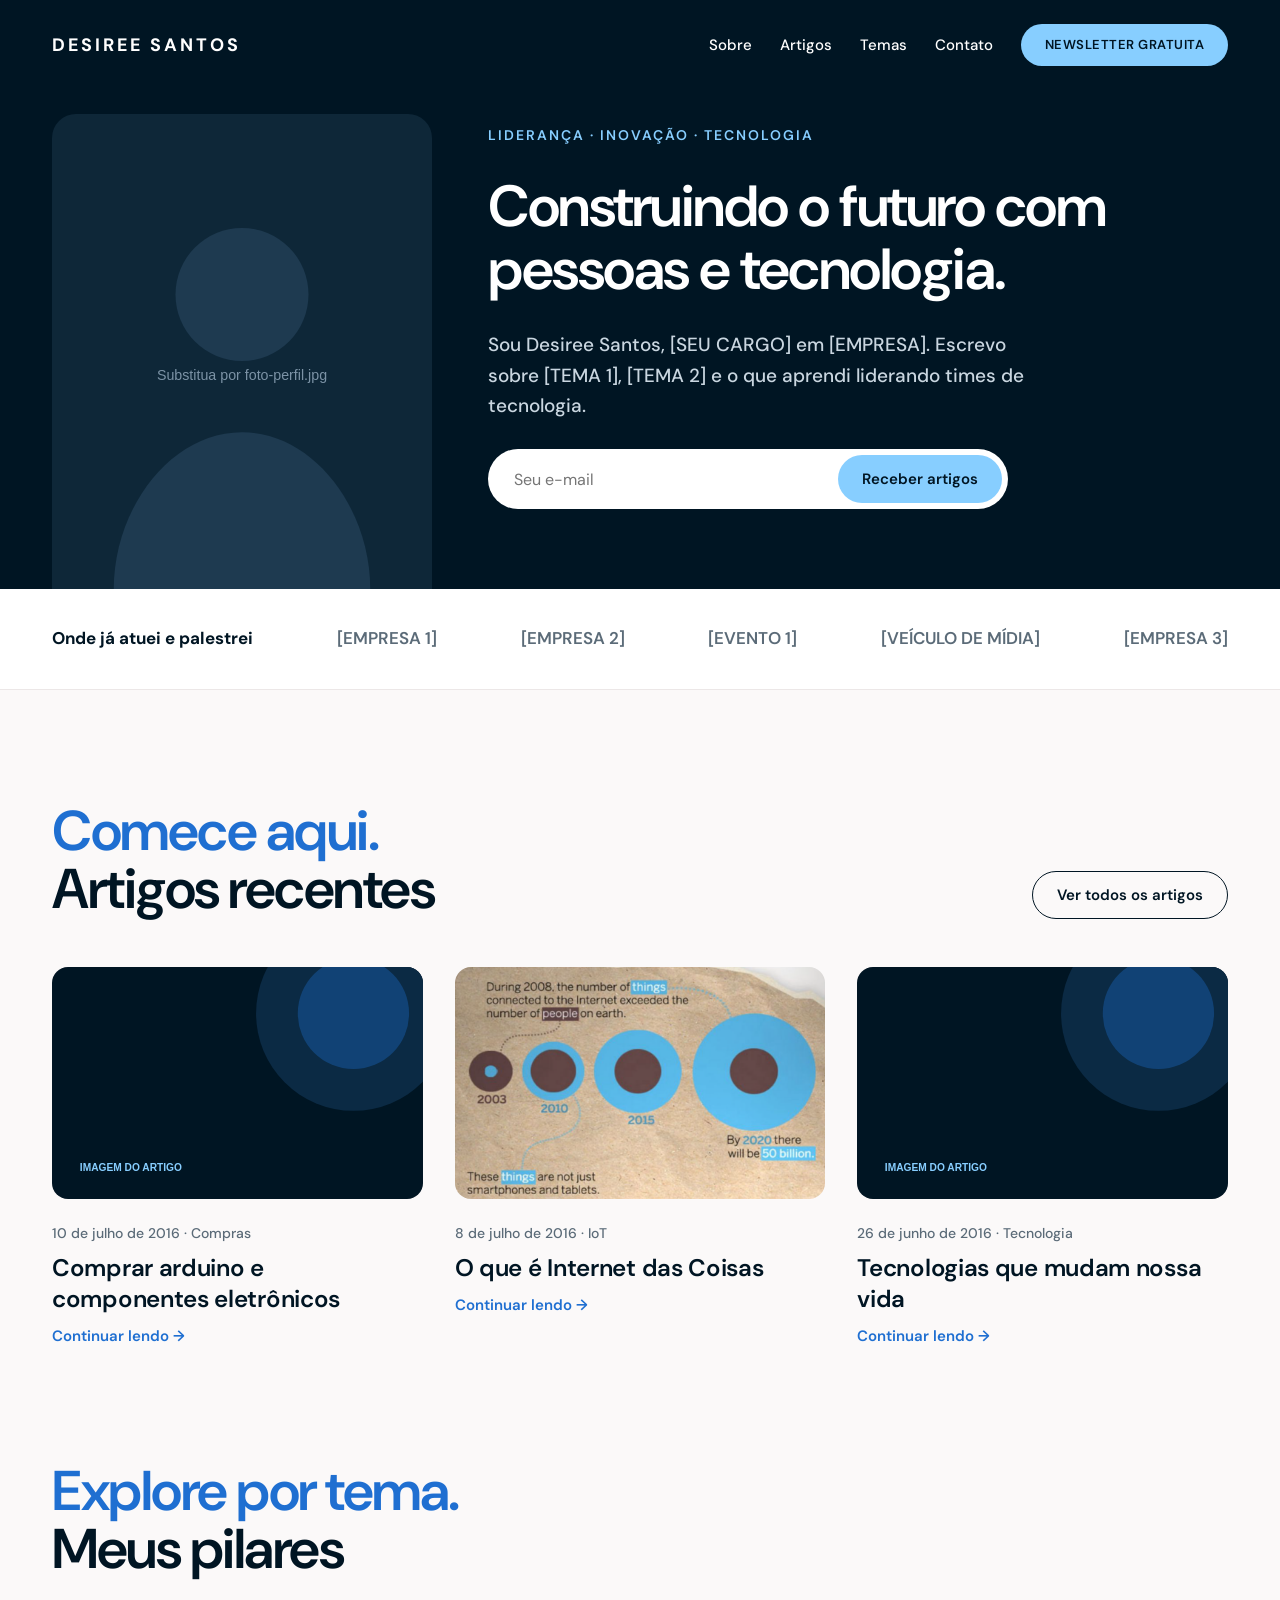
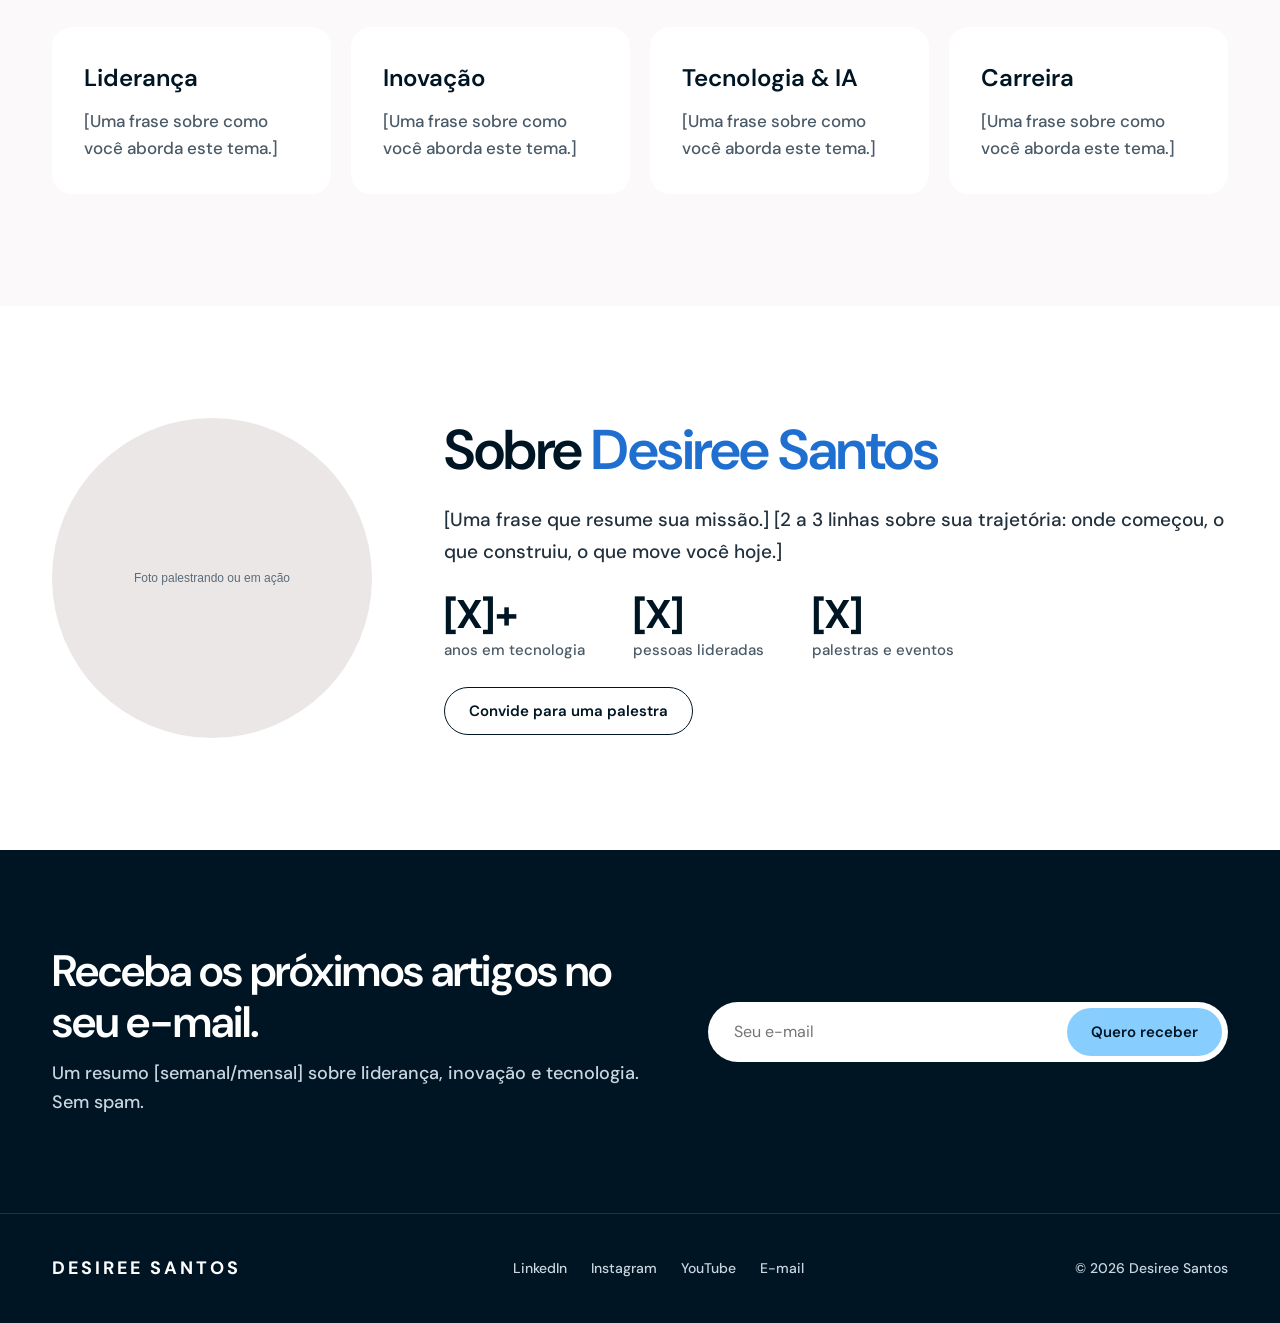
<file: index.html>
<!doctype html>
<html lang="pt-BR">
<head>
  <meta charset="utf-8">
  <meta name="viewport" content="width=device-width, initial-scale=1">
  <title>Desiree Santos · Liderança, Inovação e Tecnologia</title>
  <meta name="description" content="Desiree Santos, [SEU CARGO]. Artigos sobre liderança, inovação e tecnologia.">
  <meta property="og:title" content="Desiree Santos · Liderança, Inovação e Tecnologia">
  <meta property="og:description" content="Artigos sobre liderança, inovação e tecnologia.">
  <meta property="og:image" content="img/foto-perfil.svg">
  <link rel="preconnect" href="https://fonts.googleapis.com">
  <link rel="preconnect" href="https://fonts.gstatic.com" crossorigin>
  <link href="https://fonts.googleapis.com/css2?family=DM+Sans:opsz,wght@9..40,400;9..40,500;9..40,600;9..40,700&display=swap" rel="stylesheet">
  <link rel="stylesheet" href="css/style.css">
</head>
<body>

  <header class="header">
    <div class="container">
      <a href="index.html" class="logo">Desiree Santos</a>
      <nav class="nav" aria-label="Principal">
        <a href="#sobre">Sobre</a>
        <a href="artigos.html">Artigos</a>
        <a href="#pilares">Temas</a>
        <a href="#contato">Contato</a>
        <a href="#newsletter" class="btn btn-claro">Newsletter gratuita</a>
      </nav>
    </div>
  </header>

  <main>
    <!-- HERO: sua foto + posicionamento -->
    <section class="hero">
      <div class="container">
        <div class="hero-foto">
          <!-- Troque pela sua foto: img/foto-perfil.jpg (meio corpo, fundo neutro) -->
          <img src="img/foto-perfil.svg" alt="Foto de Desiree Santos">
        </div>
        <div class="hero-texto">
          <div class="eyebrow">Liderança · Inovação · Tecnologia</div>
          <h1>Construindo o futuro com pessoas e tecnologia.</h1>
          <p>Sou Desiree Santos, [SEU CARGO] em [EMPRESA]. Escrevo sobre [TEMA 1], [TEMA 2] e o que aprendi liderando times de tecnologia.</p>
          <form class="form-email" name="newsletter" method="POST" data-netlify="true">
            <input type="hidden" name="form-name" value="newsletter">
            <label for="email-topo" class="sr-only">Seu e-mail</label>
            <input id="email-topo" type="email" name="email" placeholder="Seu e-mail" required>
            <button type="submit" class="btn btn-claro">Receber artigos</button>
          </form>
        </div>
      </div>
    </section>

    <!-- PROVA SOCIAL -->
    <section class="prova" aria-label="Onde já atuei">
      <div class="container">
        <strong>Onde já atuei e palestrei</strong>
        <span>[EMPRESA 1]</span>
        <span>[EMPRESA 2]</span>
        <span>[EVENTO 1]</span>
        <span>[VEÍCULO DE MÍDIA]</span>
        <span>[EMPRESA 3]</span>
      </div>
    </section>

    <!-- ARTIGOS RECENTES: para cada novo post, adicione um card aqui (os 3 mais recentes) -->
    <section class="secao" id="posts">
      <div class="container">
        <div class="secao-topo">
          <h2 class="titulo"><span class="destaque">Comece aqui.</span>Artigos recentes</h2>
          <a href="artigos.html" class="btn btn-contorno">Ver todos os artigos</a>
        </div>
        <div class="grade-posts">
          <a class="card-post" href="artigos/onde-comprar-arduino-e-componentes-eletronicos.html">
            <img src="img/capa-padrao.svg" alt="">
            <div>
              <span class="meta">10 de julho de 2016 · Compras</span>
              <h3>Comprar arduino e componentes eletrônicos</h3>
              <span class="mais">Continuar lendo →</span>
            </div>
          </a>
          <a class="card-post" href="artigos/o-que-e-internet-das-coisas.html">
            <img src="img/artigos/grafico.png" alt="">
            <div>
              <span class="meta">8 de julho de 2016 · IoT</span>
              <h3>O que é Internet das Coisas</h3>
              <span class="mais">Continuar lendo →</span>
            </div>
          </a>
          <a class="card-post" href="artigos/tecnologias-que-mudam-nossa-vida.html">
            <img src="img/capa-padrao.svg" alt="">
            <div>
              <span class="meta">26 de junho de 2016 · Tecnologia</span>
              <h3>Tecnologias que mudam nossa vida</h3>
              <span class="mais">Continuar lendo →</span>
            </div>
          </a>
        </div>
      </div>
    </section>

    <!-- PILARES -->
    <section class="secao" id="pilares" style="padding-top: 0">
      <div class="container">
        <div class="secao-topo">
          <h2 class="titulo"><span class="destaque">Explore por tema.</span>Meus pilares</h2>
        </div>
        <div class="grade-pilares">
          <div class="pilar"><h3>Liderança</h3><p>[Uma frase sobre como você aborda este tema.]</p></div>
          <div class="pilar"><h3>Inovação</h3><p>[Uma frase sobre como você aborda este tema.]</p></div>
          <div class="pilar"><h3>Tecnologia &amp; IA</h3><p>[Uma frase sobre como você aborda este tema.]</p></div>
          <div class="pilar"><h3>Carreira</h3><p>[Uma frase sobre como você aborda este tema.]</p></div>
        </div>
      </div>
    </section>

    <!-- SOBRE -->
    <section class="secao secao-branca" id="sobre">
      <div class="container sobre">
        <div class="sobre-foto">
          <img src="img/foto-sobre.svg" alt="Desiree Santos palestrando">
        </div>
        <div class="sobre-texto">
          <h2 class="titulo">Sobre <span style="color: var(--azul)">Desiree Santos</span></h2>
          <p>[Uma frase que resume sua missão.] [2 a 3 linhas sobre sua trajetória: onde começou, o que construiu, o que move você hoje.]</p>
          <div class="numeros">
            <div><strong>[X]+</strong><span>anos em tecnologia</span></div>
            <div><strong>[X]</strong><span>pessoas lideradas</span></div>
            <div><strong>[X]</strong><span>palestras e eventos</span></div>
          </div>
          <a href="#contato" class="btn btn-contorno">Convide para uma palestra</a>
        </div>
      </div>
    </section>

    <!-- NEWSLETTER -->
    <section class="newsletter" id="newsletter">
      <div class="container">
        <div style="flex: 1 1 460px">
          <h2>Receba os próximos artigos no seu e-mail.</h2>
          <p>Um resumo [semanal/mensal] sobre liderança, inovação e tecnologia. Sem spam.</p>
        </div>
        <form class="form-email" name="newsletter" method="POST" data-netlify="true">
          <input type="hidden" name="form-name" value="newsletter">
          <label for="email" class="sr-only">Seu e-mail</label>
          <input id="email" type="email" name="email" placeholder="Seu e-mail" required>
          <button type="submit" class="btn btn-claro">Quero receber</button>
        </form>
      </div>
    </section>
  </main>

  <footer class="footer" id="contato">
    <div class="container">
      <span class="logo">Desiree Santos</span>
      <nav aria-label="Redes sociais">
        <a href="https://www.linkedin.com/in/[SEU-USUARIO]">LinkedIn</a>
        <a href="https://www.instagram.com/[SEU-USUARIO]">Instagram</a>
        <a href="https://www.youtube.com/@[SEU-USUARIO]">YouTube</a>
        <a href="mailto:[SEU-EMAIL]">E-mail</a>
      </nav>
      <span>© <span id="ano">2026</span> Desiree Santos</span>
    </div>
  </footer>

  <script>document.getElementById('ano').textContent = new Date().getFullYear();</script>
</body>
</html>
</file>
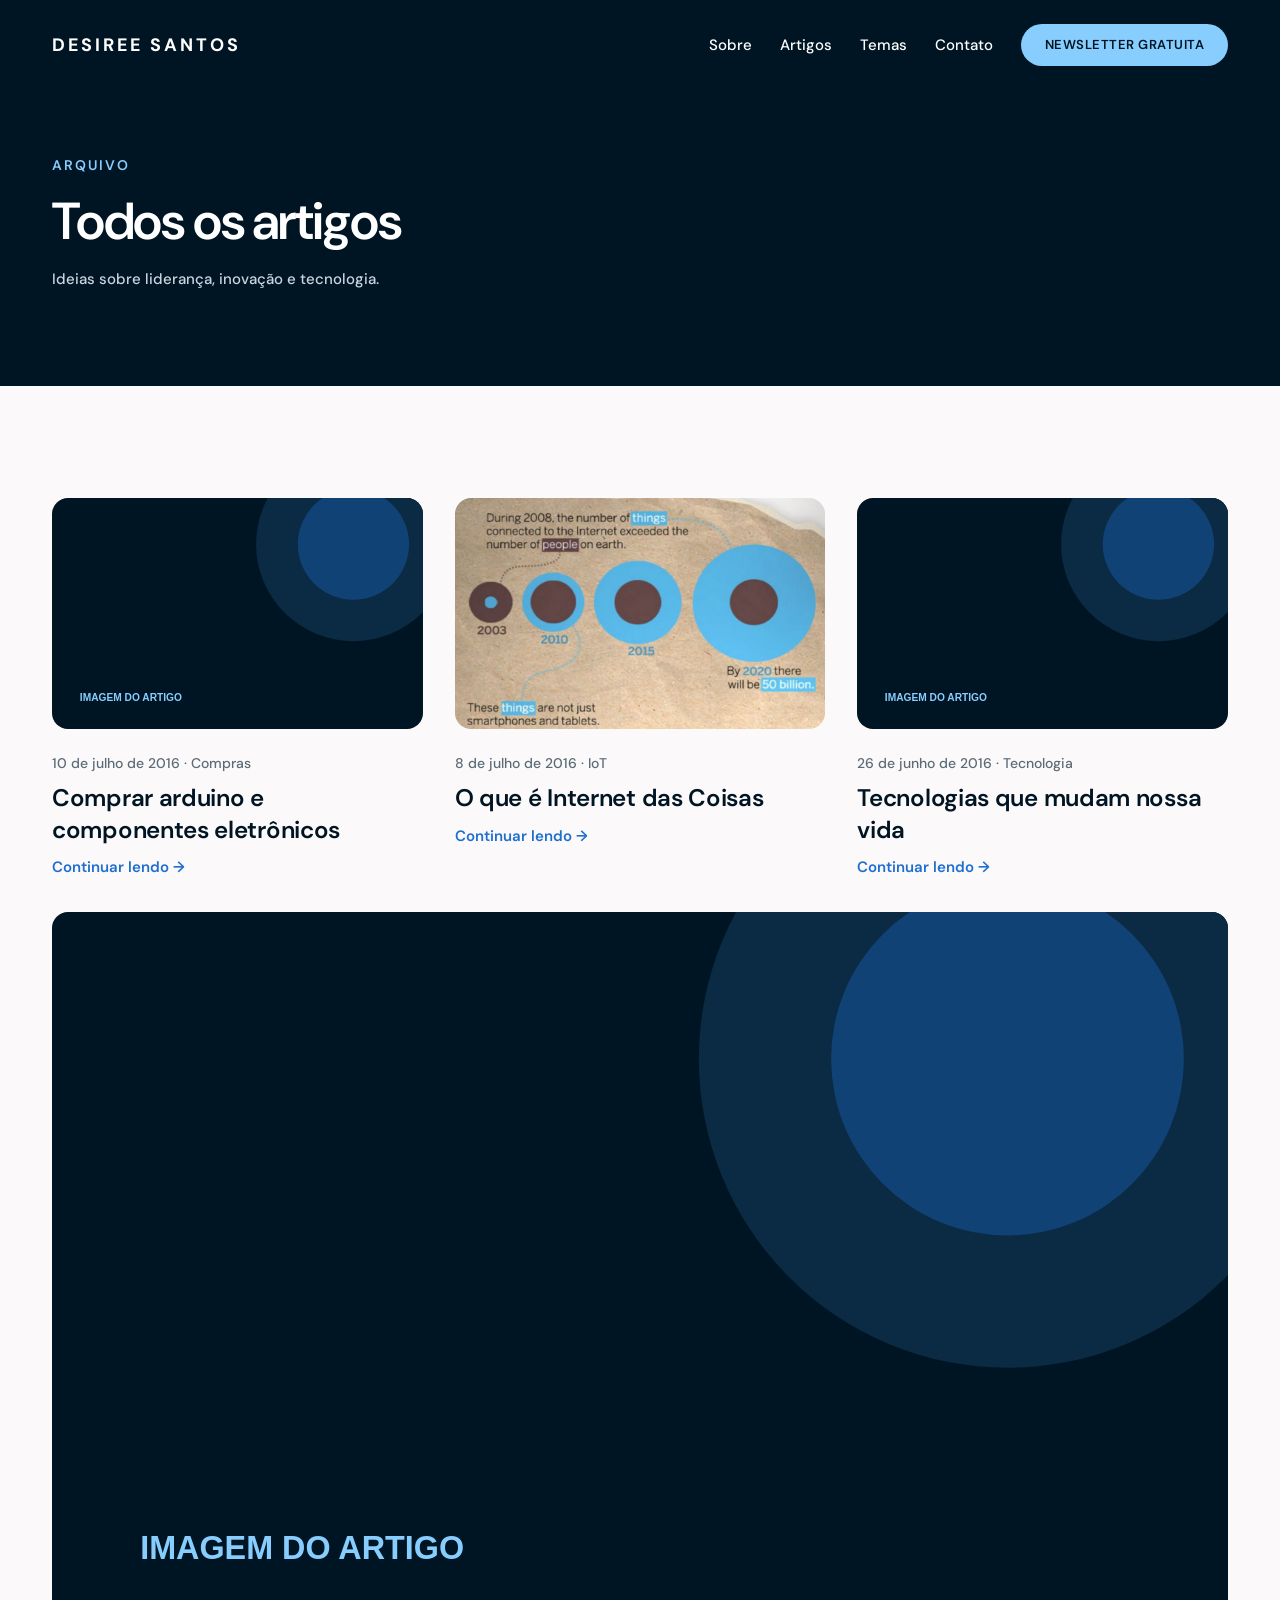
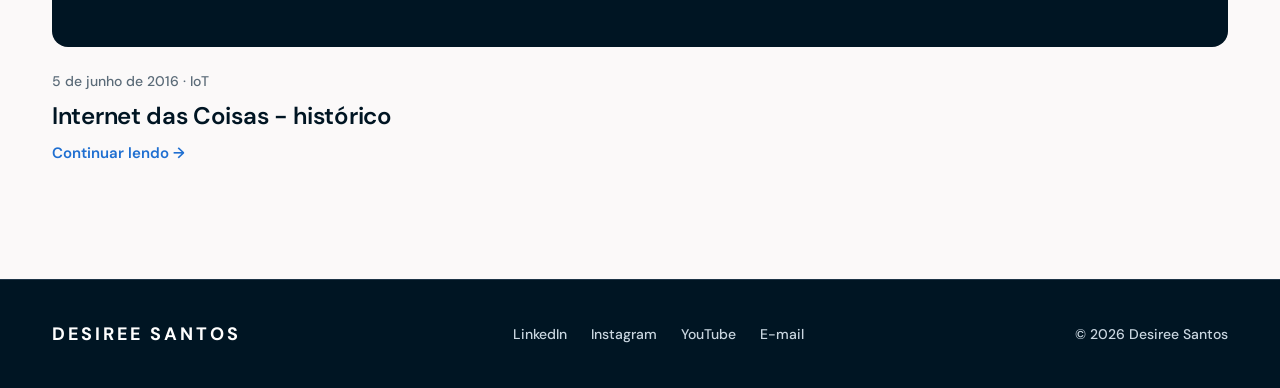
<file: artigos.html>
<!doctype html>
<html lang="pt-BR">
<head>
  <meta charset="utf-8">
  <meta name="viewport" content="width=device-width, initial-scale=1">
  <title>Artigos · Desiree Santos</title>
  <meta name="description" content="Todos os artigos de Desiree Santos sobre liderança, inovação e tecnologia.">
  <link rel="preconnect" href="https://fonts.googleapis.com">
  <link rel="preconnect" href="https://fonts.gstatic.com" crossorigin>
  <link href="https://fonts.googleapis.com/css2?family=DM+Sans:opsz,wght@9..40,400;9..40,500;9..40,600;9..40,700&display=swap" rel="stylesheet">
  <link rel="stylesheet" href="css/style.css">
</head>
<body>

  <header class="header">
    <div class="container">
      <a href="index.html" class="logo">Desiree Santos</a>
      <nav class="nav" aria-label="Principal">
        <a href="index.html#sobre">Sobre</a>
        <a href="artigos.html">Artigos</a>
        <a href="index.html#pilares">Temas</a>
        <a href="index.html#contato">Contato</a>
        <a href="index.html#newsletter" class="btn btn-claro">Newsletter gratuita</a>
      </nav>
    </div>
  </header>

  <main>
    <section class="artigo-topo">
      <div class="container" style="max-width: var(--largura)">
        <div class="eyebrow">Arquivo</div>
        <h1>Todos os artigos</h1>
        <p class="meta">Ideias sobre liderança, inovação e tecnologia.</p>
      </div>
    </section>

    <!-- LISTA COMPLETA: o mais recente no topo. Para cada novo post, copie um card e cole aqui no início. -->
    <section class="secao">
      <div class="container">
        <div class="grade-posts">
          <a class="card-post" href="artigos/onde-comprar-arduino-e-componentes-eletronicos.html">
            <img src="img/capa-padrao.svg" alt="">
            <div>
              <span class="meta">10 de julho de 2016 · Compras</span>
              <h3>Comprar arduino e componentes eletrônicos</h3>
              <span class="mais">Continuar lendo →</span>
            </div>
          </a>
          <a class="card-post" href="artigos/o-que-e-internet-das-coisas.html">
            <img src="img/artigos/grafico.png" alt="">
            <div>
              <span class="meta">8 de julho de 2016 · IoT</span>
              <h3>O que é Internet das Coisas</h3>
              <span class="mais">Continuar lendo →</span>
            </div>
          </a>
          <a class="card-post" href="artigos/tecnologias-que-mudam-nossa-vida.html">
            <img src="img/capa-padrao.svg" alt="">
            <div>
              <span class="meta">26 de junho de 2016 · Tecnologia</span>
              <h3>Tecnologias que mudam nossa vida</h3>
              <span class="mais">Continuar lendo →</span>
            </div>
          </a>
          <a class="card-post" href="artigos/internet-das-coisas-historico.html">
            <img src="img/capa-padrao.svg" alt="">
            <div>
              <span class="meta">5 de junho de 2016 · IoT</span>
              <h3>Internet das Coisas - histórico</h3>
              <span class="mais">Continuar lendo →</span>
            </div>
          </a>
        </div>
      </div>
    </section>
  </main>

  <footer class="footer" id="contato">
    <div class="container">
      <span class="logo">Desiree Santos</span>
      <nav aria-label="Redes sociais">
        <a href="https://www.linkedin.com/in/[SEU-USUARIO]">LinkedIn</a>
        <a href="https://www.instagram.com/[SEU-USUARIO]">Instagram</a>
        <a href="https://www.youtube.com/@[SEU-USUARIO]">YouTube</a>
        <a href="mailto:[SEU-EMAIL]">E-mail</a>
      </nav>
      <span>© 2026 Desiree Santos</span>
    </div>
  </footer>
</body>
</html>
</file>
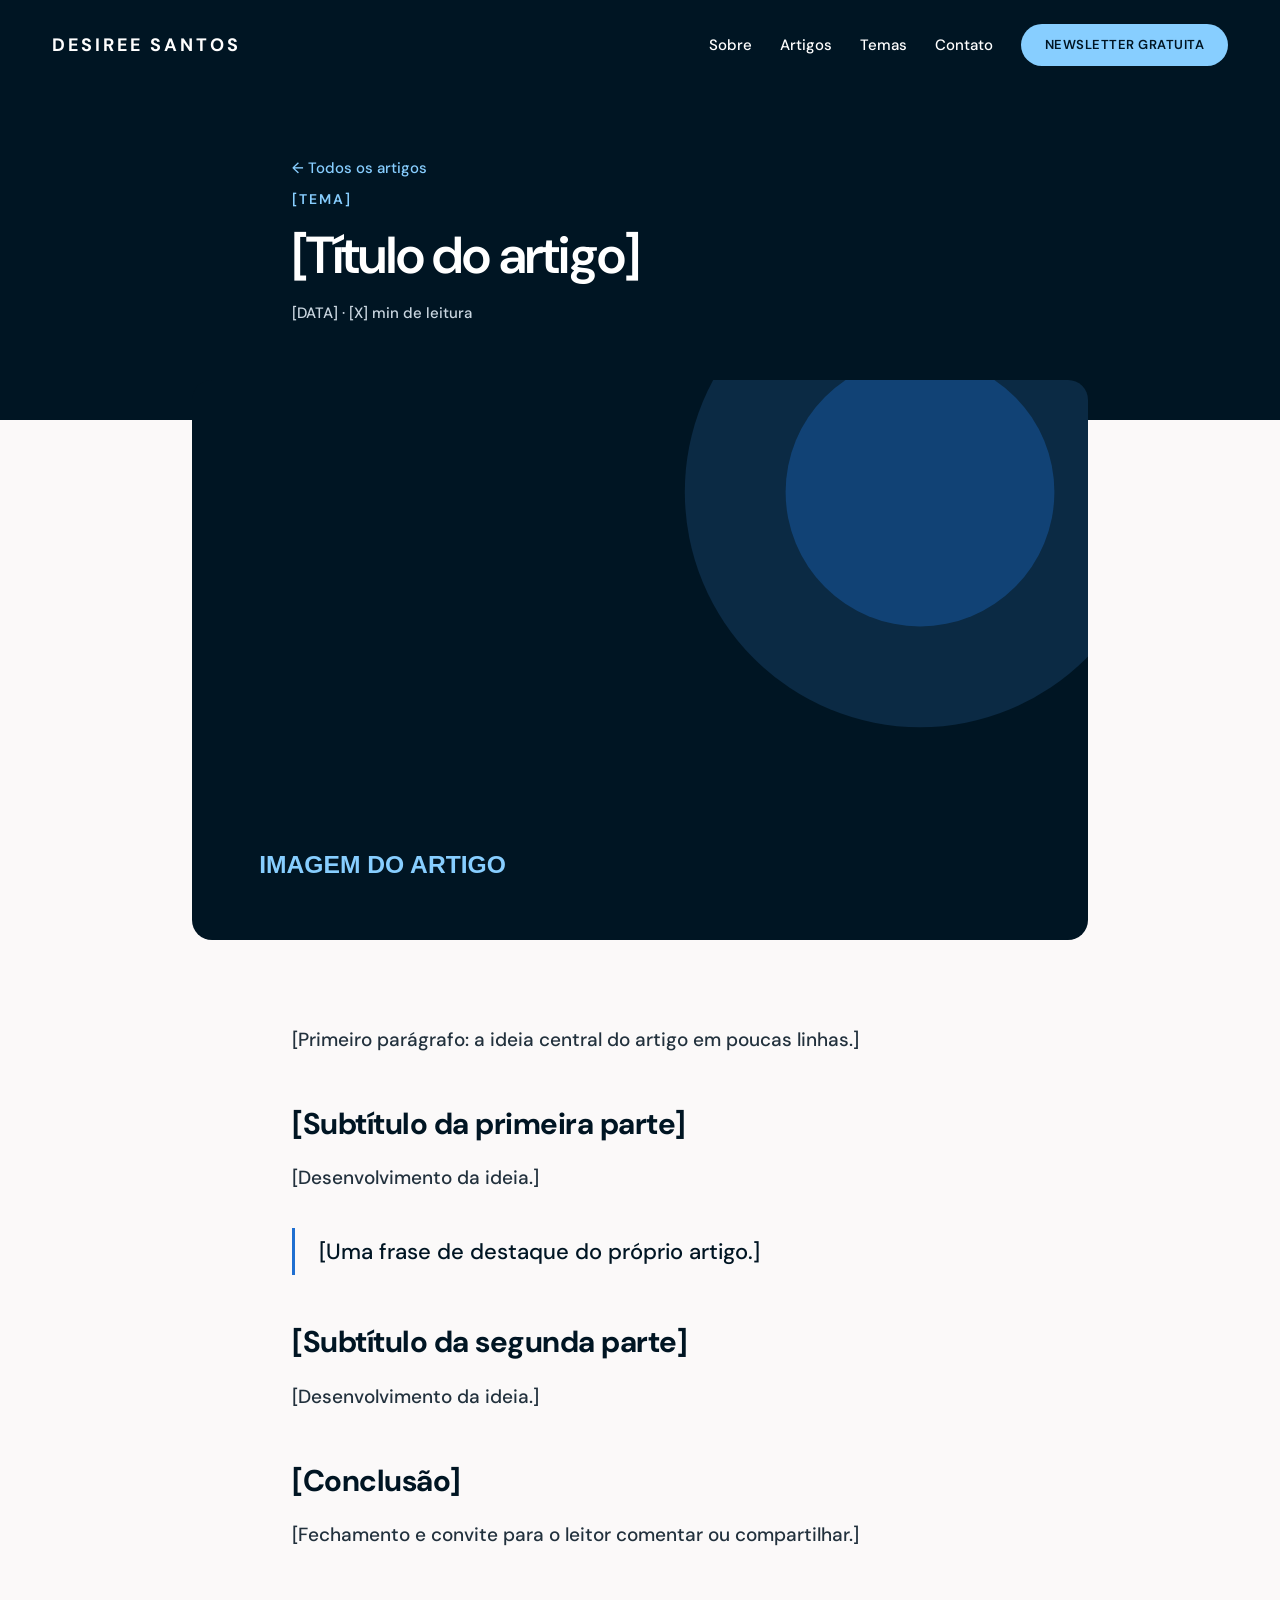
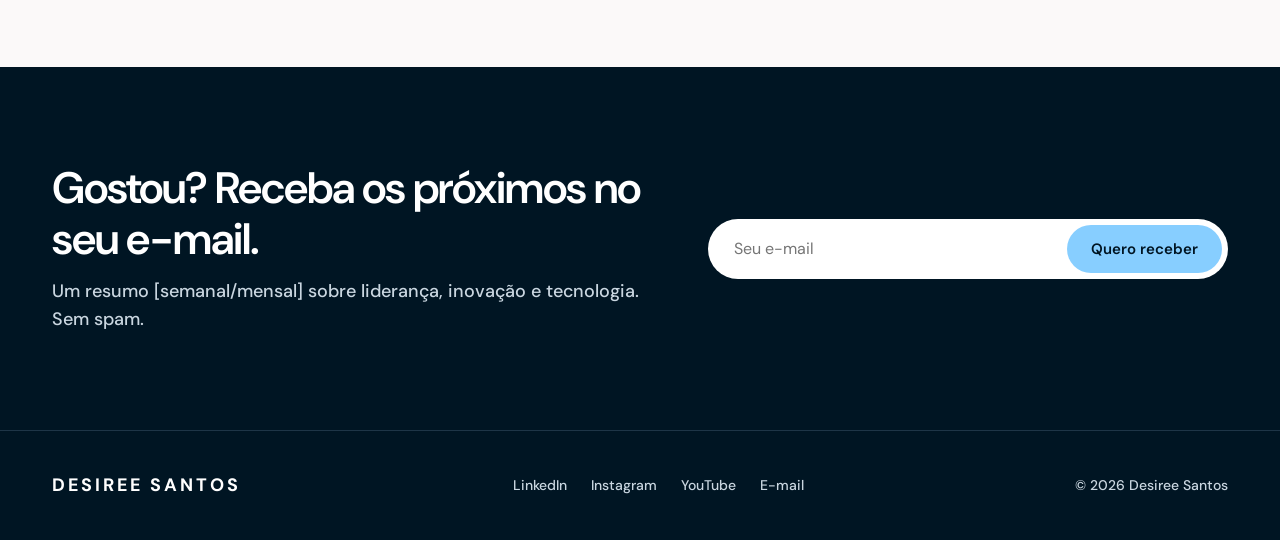
<file: artigos/exemplo-de-artigo.html>
<!doctype html>
<html lang="pt-BR">
<head>
  <meta charset="utf-8">
  <meta name="viewport" content="width=device-width, initial-scale=1">
  <title>[Título do artigo] · Desiree Santos</title>
  <meta name="description" content="[Resumo de uma frase do artigo — aparece no Google e no LinkedIn.]">
  <meta property="og:title" content="[Título do artigo]">
  <meta property="og:description" content="[Resumo de uma frase do artigo.]">
  <meta property="og:image" content="../img/capa-padrao.svg">
  <link rel="preconnect" href="https://fonts.googleapis.com">
  <link rel="preconnect" href="https://fonts.gstatic.com" crossorigin>
  <link href="https://fonts.googleapis.com/css2?family=DM+Sans:opsz,wght@9..40,400;9..40,500;9..40,600;9..40,700&display=swap" rel="stylesheet">
  <link rel="stylesheet" href="../css/style.css">
</head>
<body>

  <header class="header">
    <div class="container">
      <a href="../index.html" class="logo">Desiree Santos</a>
      <nav class="nav" aria-label="Principal">
        <a href="../index.html#sobre">Sobre</a>
        <a href="../artigos.html">Artigos</a>
        <a href="../index.html#pilares">Temas</a>
        <a href="../index.html#contato">Contato</a>
        <a href="#newsletter" class="btn btn-claro">Newsletter gratuita</a>
      </nav>
    </div>
  </header>

  <main>
    <article>
      <header class="artigo-topo">
        <div class="container">
          <a href="../artigos.html" class="voltar">← Todos os artigos</a>
          <div class="eyebrow">[TEMA]</div>
          <h1>[Título do artigo]</h1>
          <p class="meta">[DATA] · [X] min de leitura</p>
        </div>
      </header>

      <div class="artigo-capa">
        <img src="../img/capa-padrao.svg" alt="[Descrição da imagem]">
      </div>

      <div class="artigo-corpo">
        <p>[Primeiro parágrafo: a ideia central do artigo em poucas linhas.]</p>

        <h2>[Subtítulo da primeira parte]</h2>
        <p>[Desenvolvimento da ideia.]</p>

        <blockquote>[Uma frase de destaque do próprio artigo.]</blockquote>

        <h2>[Subtítulo da segunda parte]</h2>
        <p>[Desenvolvimento da ideia.]</p>

        <h2>[Conclusão]</h2>
        <p>[Fechamento e convite para o leitor comentar ou compartilhar.]</p>
      </div>
    </article>

    <section class="newsletter" id="newsletter">
      <div class="container">
        <div style="flex: 1 1 460px">
          <h2>Gostou? Receba os próximos no seu e-mail.</h2>
          <p>Um resumo [semanal/mensal] sobre liderança, inovação e tecnologia. Sem spam.</p>
        </div>
        <form class="form-email" name="newsletter" method="POST" data-netlify="true">
          <input type="hidden" name="form-name" value="newsletter">
          <label for="email" class="sr-only">Seu e-mail</label>
          <input id="email" type="email" name="email" placeholder="Seu e-mail" required>
          <button type="submit" class="btn btn-claro">Quero receber</button>
        </form>
      </div>
    </section>
  </main>

  <footer class="footer">
    <div class="container">
      <span class="logo">Desiree Santos</span>
      <nav aria-label="Redes sociais">
        <a href="https://www.linkedin.com/in/[SEU-USUARIO]">LinkedIn</a>
        <a href="https://www.instagram.com/[SEU-USUARIO]">Instagram</a>
        <a href="https://www.youtube.com/@[SEU-USUARIO]">YouTube</a>
        <a href="mailto:[SEU-EMAIL]">E-mail</a>
      </nav>
      <span>© 2026 Desiree Santos</span>
    </div>
  </footer>
</body>
</html>
</file>
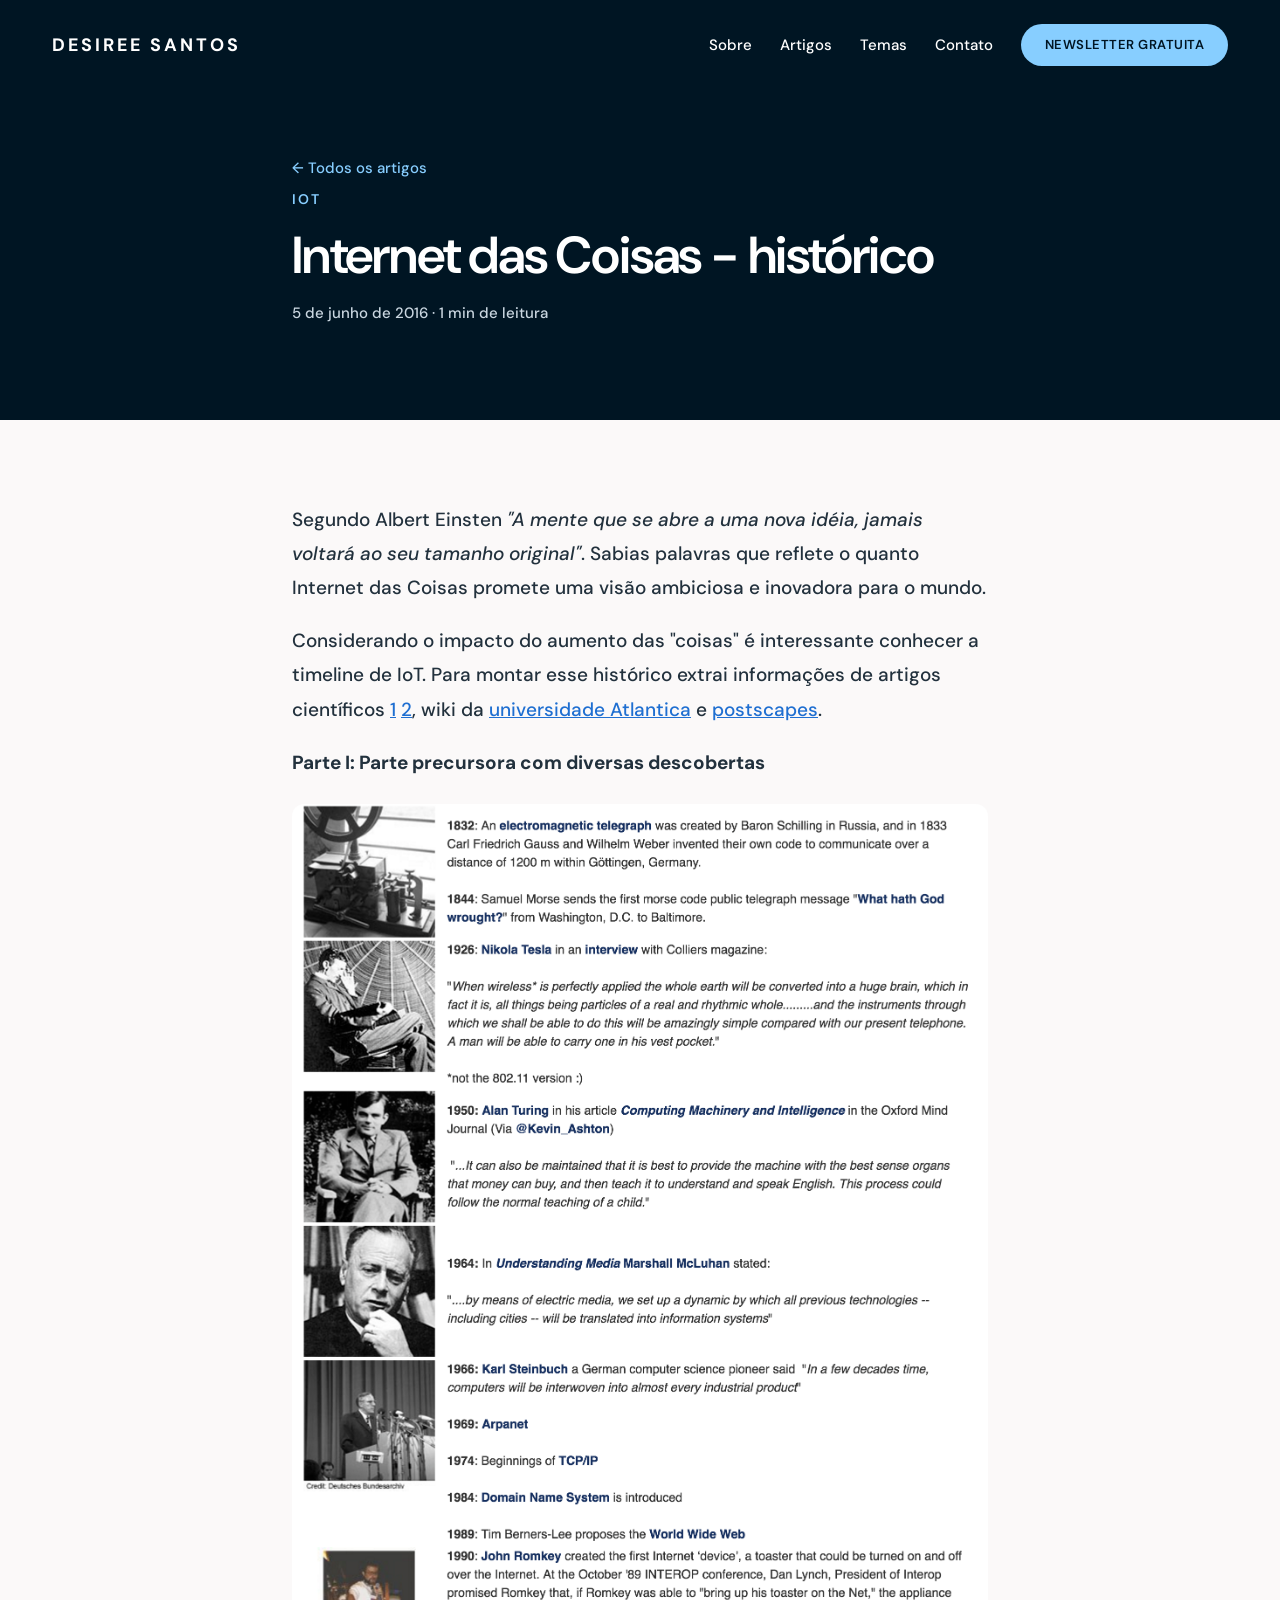
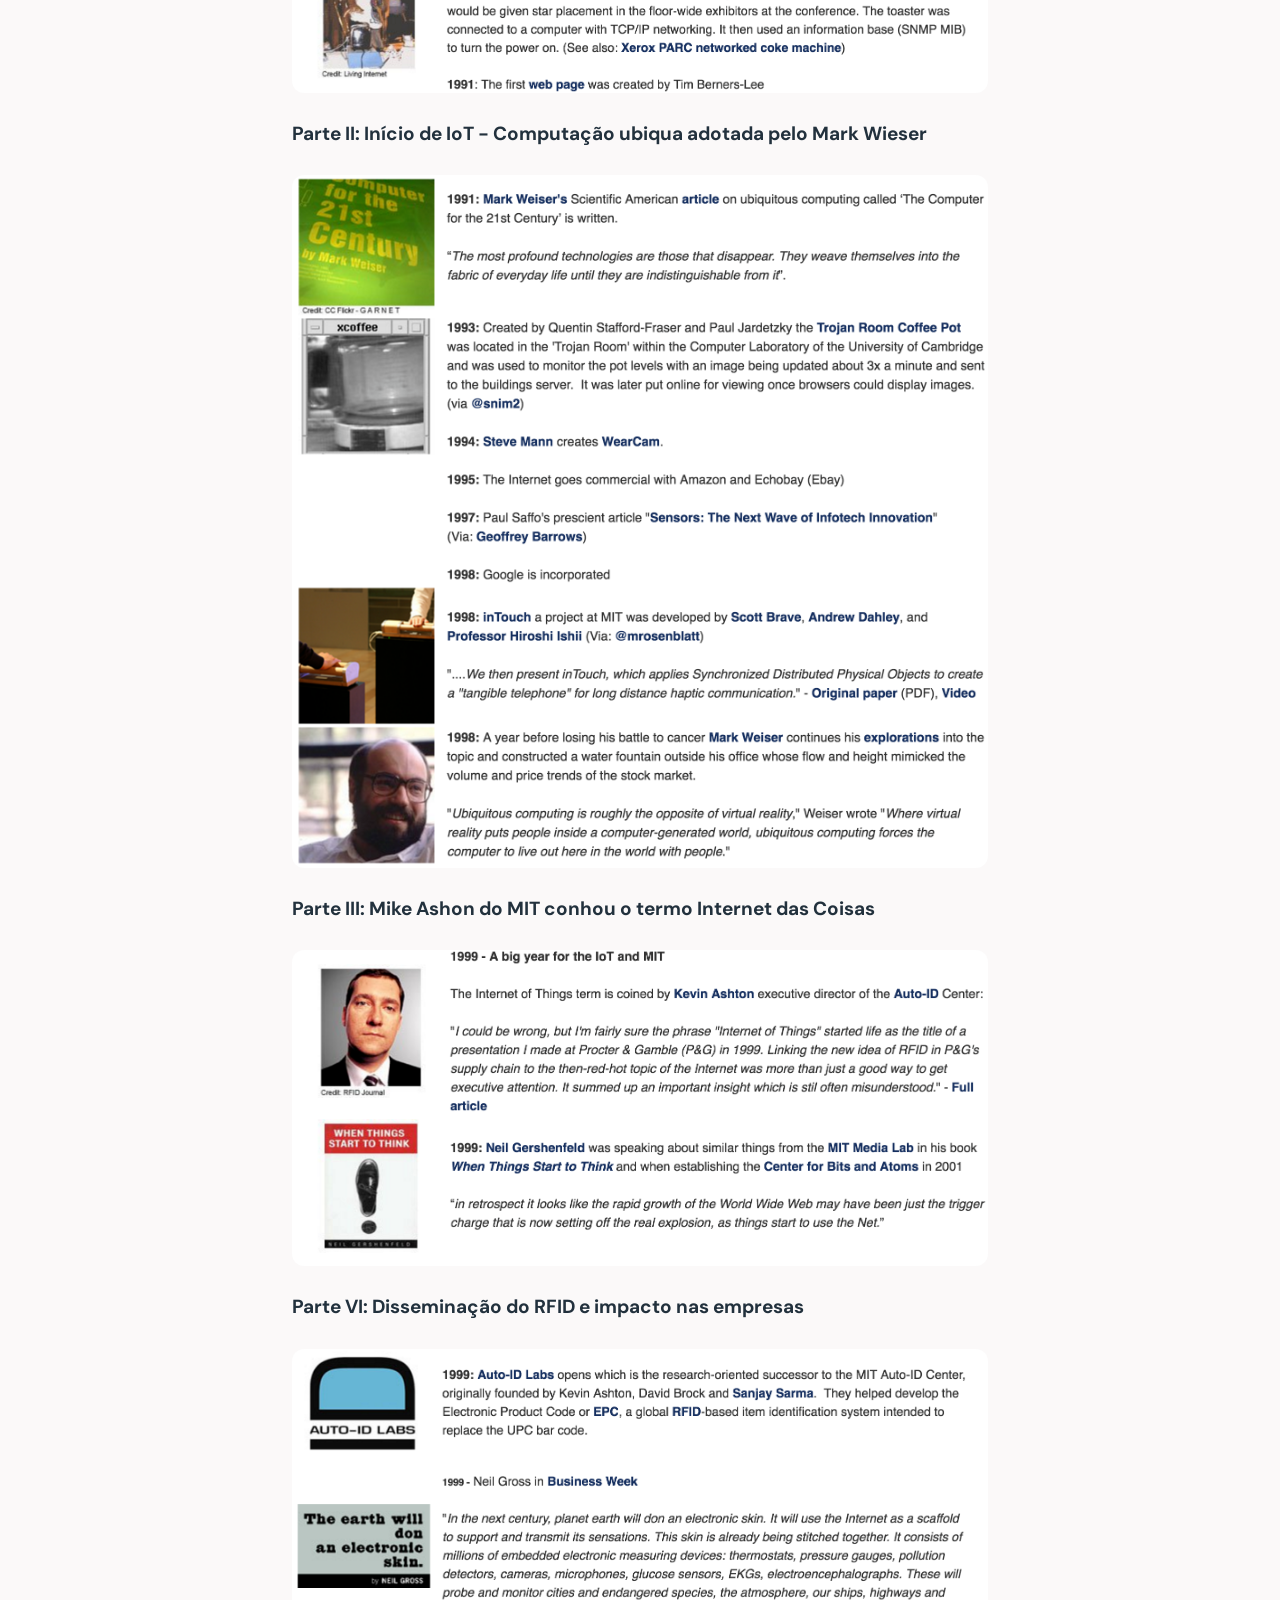
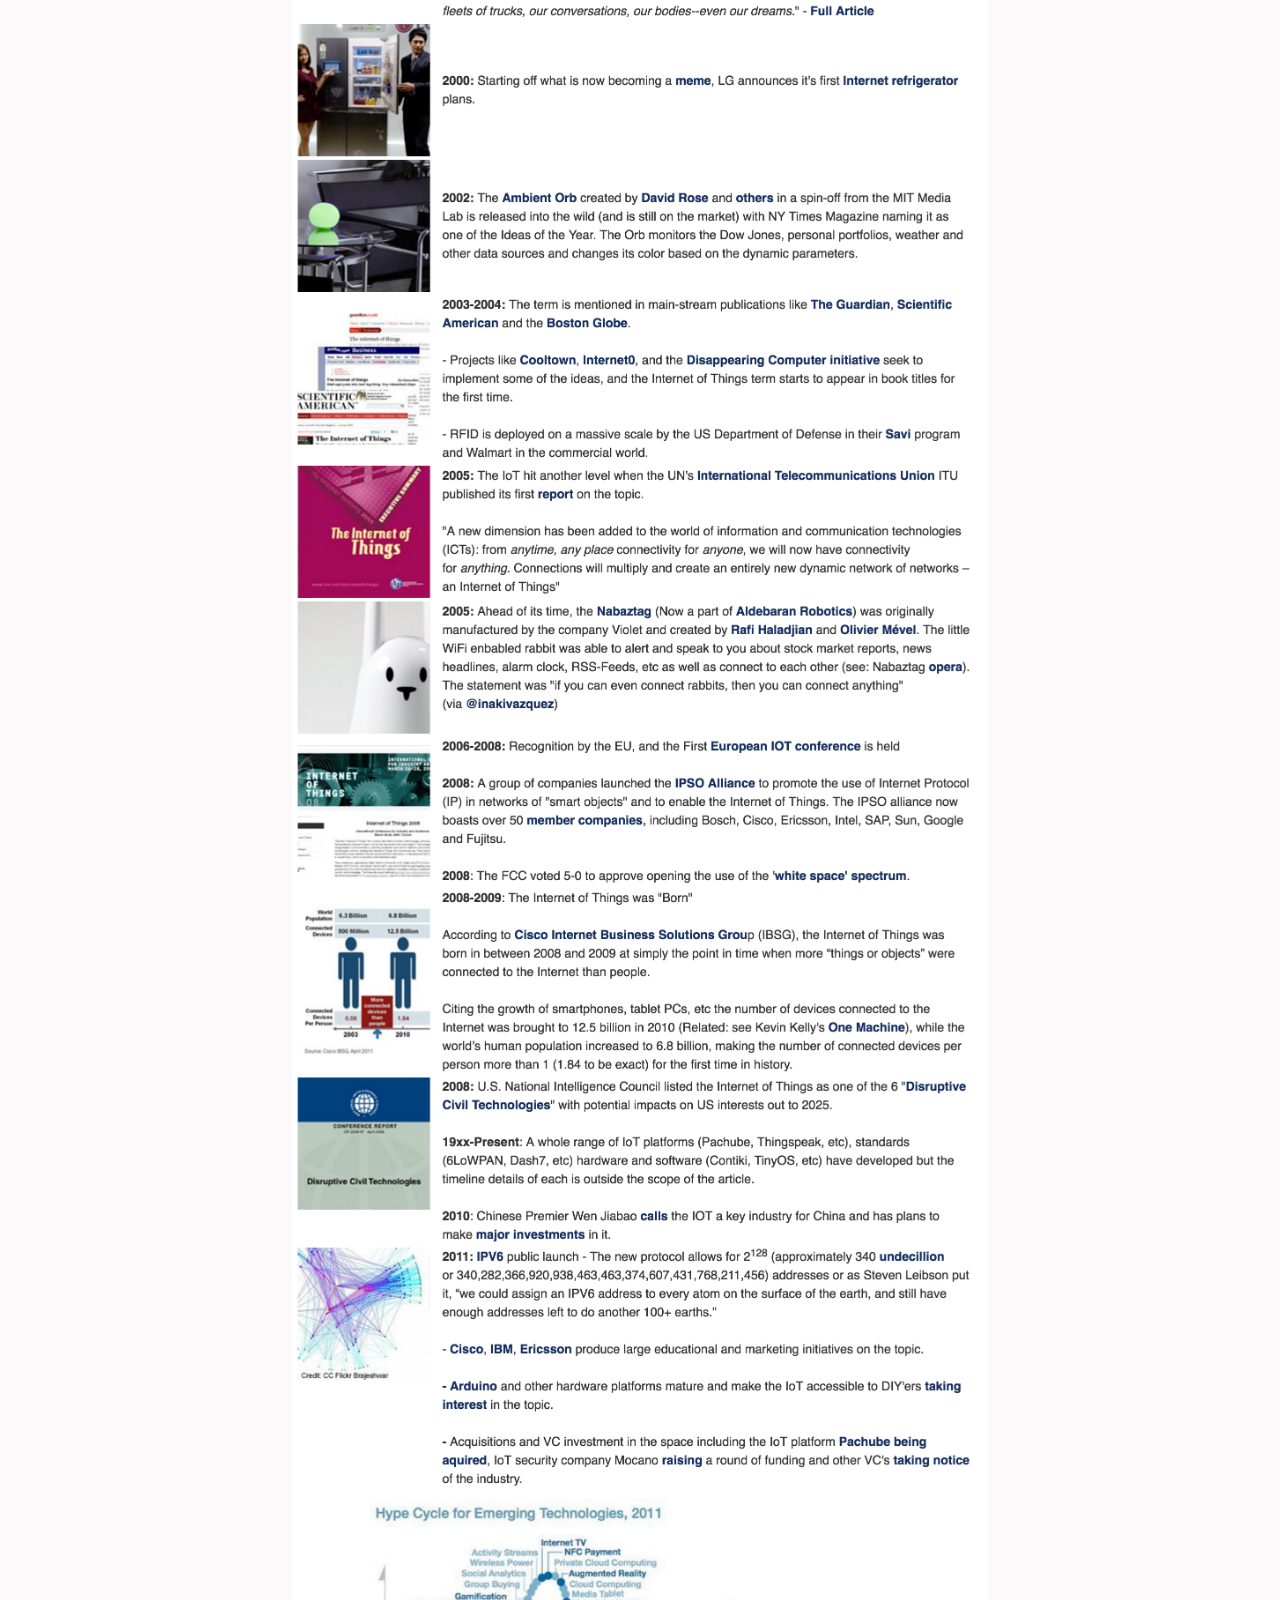
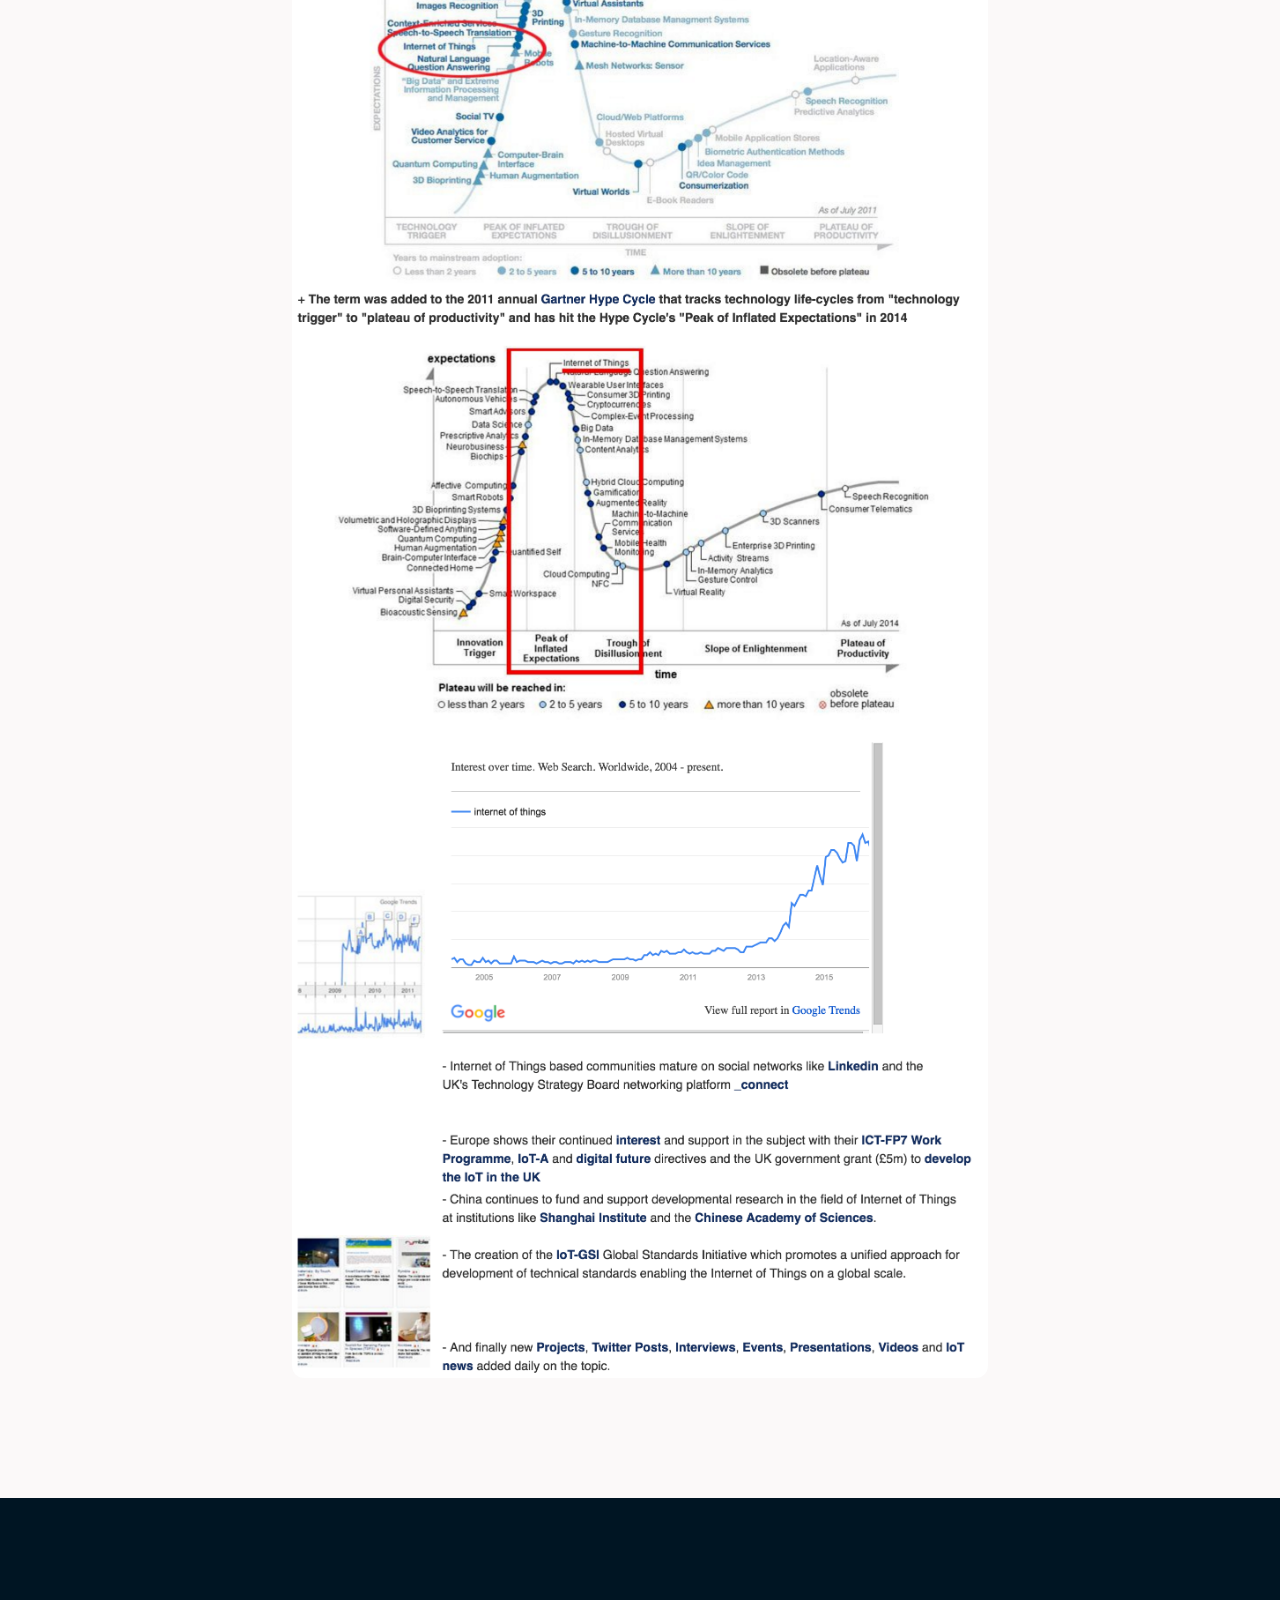
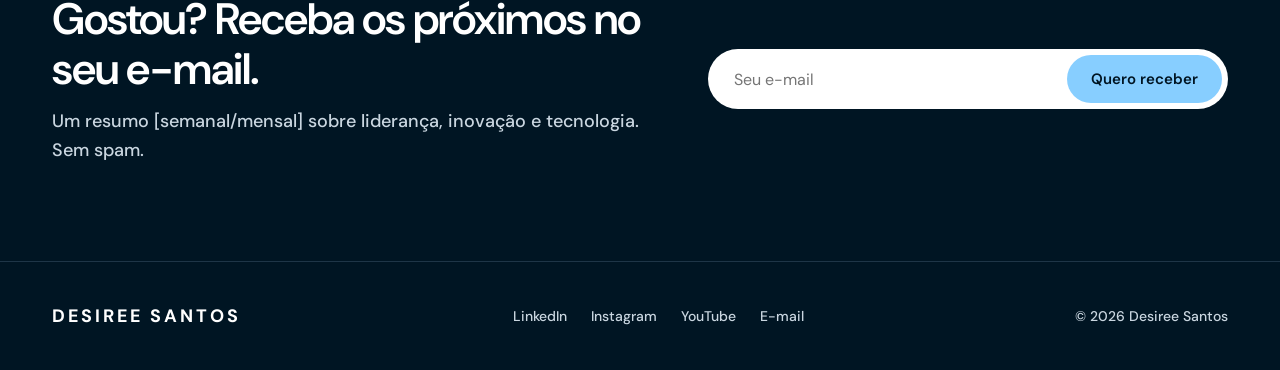
<file: artigos/internet-das-coisas-historico.html>
<!doctype html>
<html lang="pt-BR">
<head>
  <meta charset="utf-8">
  <meta name="viewport" content="width=device-width, initial-scale=1">
  <title>Internet das Coisas - histórico · Desiree Santos</title>
  <meta name="description" content="Primeiros passos de IoT">
  <meta property="og:title" content="Internet das Coisas - histórico">
  <meta property="og:description" content="Primeiros passos de IoT">
  <meta property="og:image" content="../img/capa-padrao.svg">
  <link rel="preconnect" href="https://fonts.googleapis.com">
  <link rel="preconnect" href="https://fonts.gstatic.com" crossorigin>
  <link href="https://fonts.googleapis.com/css2?family=DM+Sans:opsz,wght@9..40,400;9..40,500;9..40,600;9..40,700&display=swap" rel="stylesheet">
  <link rel="stylesheet" href="../css/style.css">
</head>
<body>

  <header class="header">
    <div class="container">
      <a href="../index.html" class="logo">Desiree Santos</a>
      <nav class="nav" aria-label="Principal">
        <a href="../index.html#sobre">Sobre</a>
        <a href="../artigos.html">Artigos</a>
        <a href="../index.html#pilares">Temas</a>
        <a href="../index.html#contato">Contato</a>
        <a href="#newsletter" class="btn btn-claro">Newsletter gratuita</a>
      </nav>
    </div>
  </header>

  <main>
    <article>
      <header class="artigo-topo">
        <div class="container">
          <a href="../artigos.html" class="voltar">← Todos os artigos</a>
          <div class="eyebrow">IoT</div>
          <h1>Internet das Coisas - histórico</h1>
          <p class="meta">5 de junho de 2016 · 1 min de leitura</p>
        </div>
      </header>

      <div class="artigo-corpo">
<p>Segundo Albert Einsten <em>"A mente que se abre a uma nova idéia, jamais voltará ao seu tamanho original"</em>.  Sabias palavras que reflete o quanto Internet das Coisas promete uma visão ambiciosa e inovadora para o mundo.</p>
<p>Considerando o impacto do aumento das "coisas" é interessante conhecer a timeline de IoT.
Para montar esse histórico extrai informações de artigos científicos <a href="http://ieeexplore.ieee.org/xpl/login.jsp?tp=&amp;arnumber=7043637&amp;url=http%3A%2F%2Fieeexplore.ieee.org%2Fxpls%2Fabs_all.jsp%3Farnumber%3D7043637" target="_blank" rel="noopener">1</a>  <a href="http://iot.ieee.org/images/files/pdf/IEEE_IoT_Towards_Definition_Internet_of_Things_Revision1_27MAY15.pdf" target="_blank" rel="noopener">2</a>, wiki da <a href="http://ssti1-1112.wikidot.com/a-internet-das-coisas" target="_blank" rel="noopener">universidade Atlantica</a> e <a href="http://postscapes.com/internet-of-things-history" target="_blank" rel="noopener">postscapes</a>.</p>
<p><strong>Parte I: Parte precursora com diversas descobertas</strong>
<img alt="" src="../img/artigos/part1.png" /></p>
<p><strong>Parte II: Início de IoT - Computação ubiqua adotada pelo Mark Wieser</strong>
<img alt="" src="../img/artigos/part2.png" /></p>
<p><strong>Parte III: Mike Ashon do MIT conhou o termo Internet das Coisas</strong>
<img alt="" src="../img/artigos/part3.png" /></p>
<p><strong>Parte VI: Disseminação do RFID e impacto nas empresas</strong>
<img alt="" src="../img/artigos/part4.png" /></p>
      </div>
    </article>

    <section class="newsletter" id="newsletter">
      <div class="container">
        <div style="flex: 1 1 460px">
          <h2>Gostou? Receba os próximos no seu e-mail.</h2>
          <p>Um resumo [semanal/mensal] sobre liderança, inovação e tecnologia. Sem spam.</p>
        </div>
        <form class="form-email" name="newsletter" method="POST" data-netlify="true">
          <input type="hidden" name="form-name" value="newsletter">
          <label for="email" class="sr-only">Seu e-mail</label>
          <input id="email" type="email" name="email" placeholder="Seu e-mail" required>
          <button type="submit" class="btn btn-claro">Quero receber</button>
        </form>
      </div>
    </section>
  </main>

  <footer class="footer">
    <div class="container">
      <span class="logo">Desiree Santos</span>
      <nav aria-label="Redes sociais">
        <a href="https://www.linkedin.com/in/[SEU-USUARIO]">LinkedIn</a>
        <a href="https://www.instagram.com/[SEU-USUARIO]">Instagram</a>
        <a href="https://www.youtube.com/@[SEU-USUARIO]">YouTube</a>
        <a href="mailto:[SEU-EMAIL]">E-mail</a>
      </nav>
      <span>© 2026 Desiree Santos</span>
    </div>
  </footer>
</body>
</html>
</file>
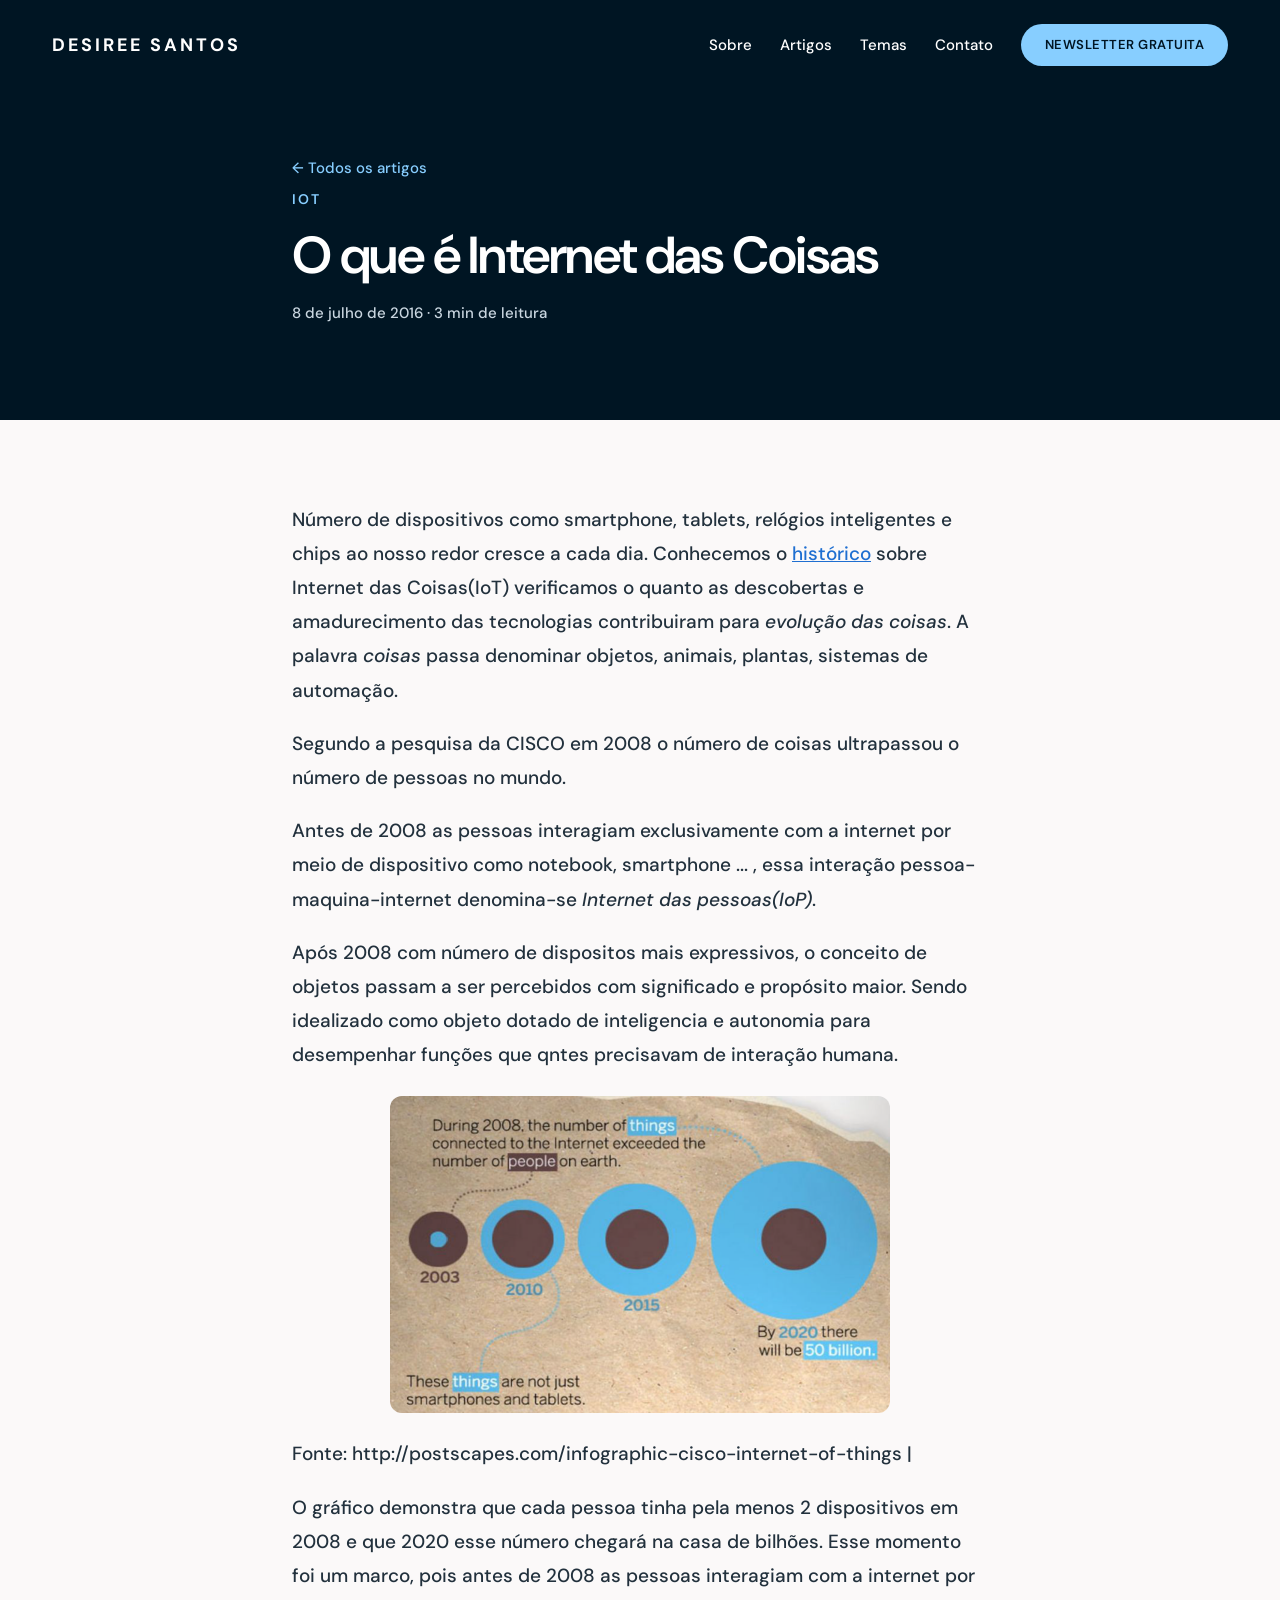
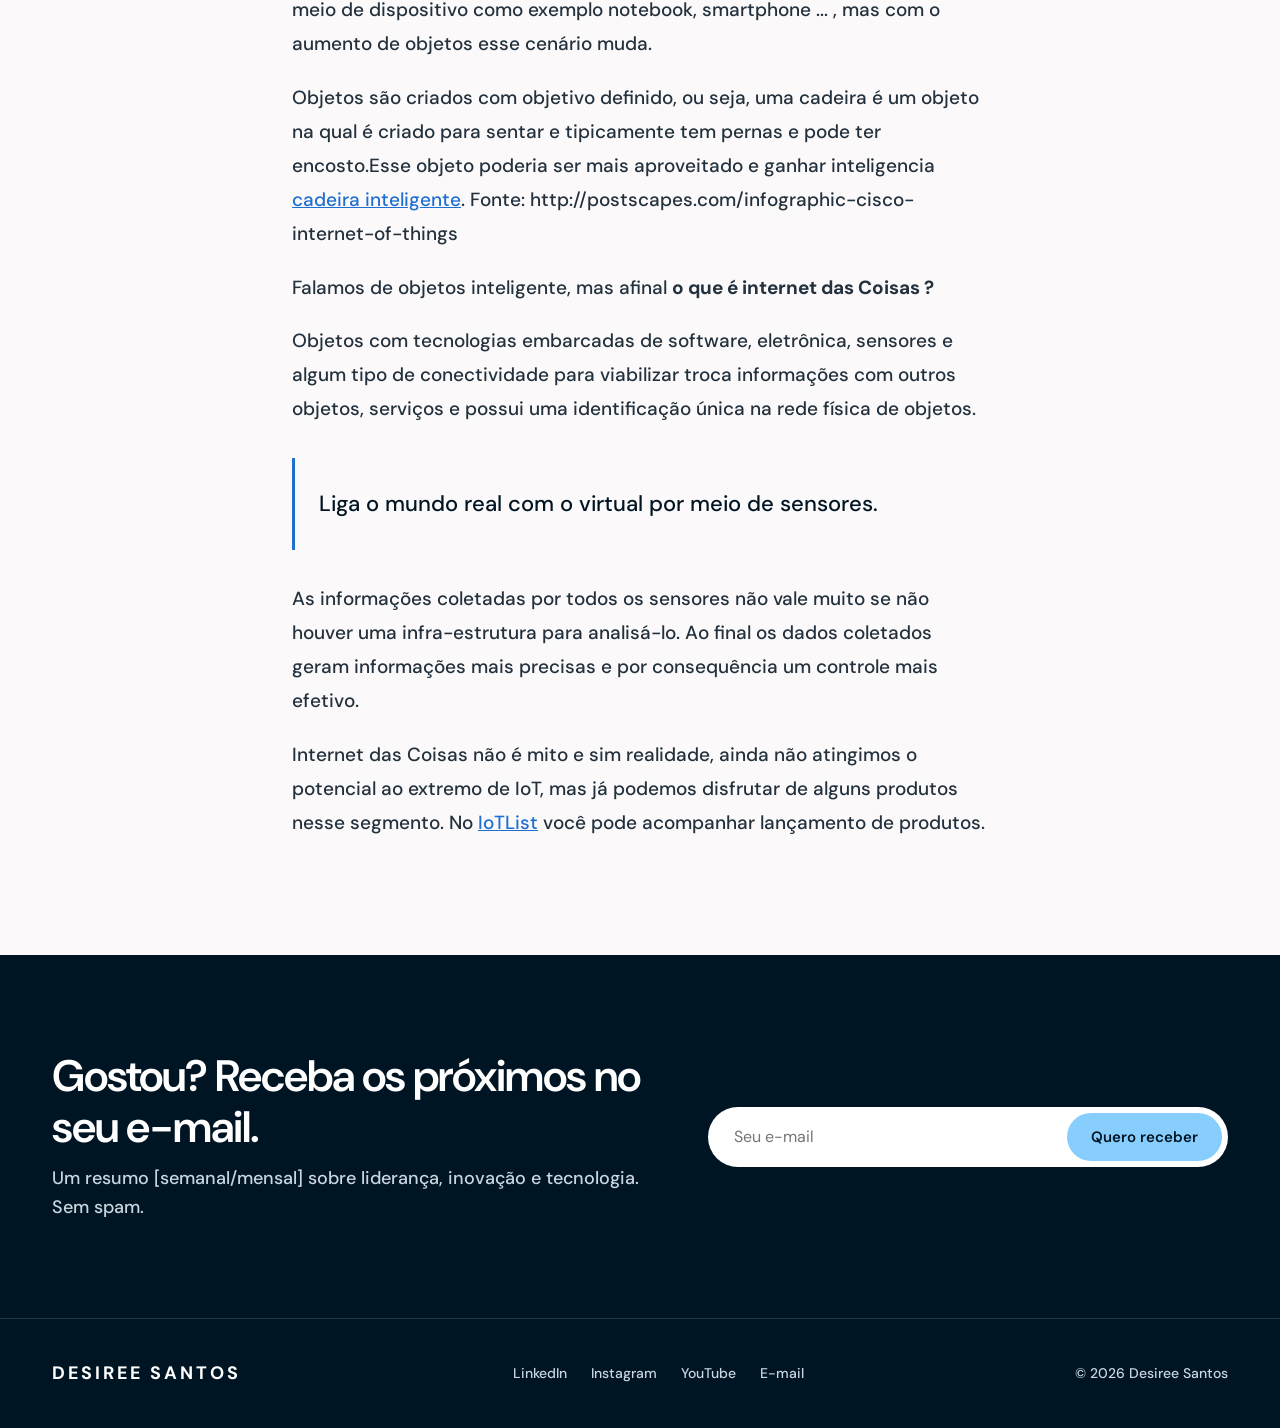
<file: artigos/o-que-e-internet-das-coisas.html>
<!doctype html>
<html lang="pt-BR">
<head>
  <meta charset="utf-8">
  <meta name="viewport" content="width=device-width, initial-scale=1">
  <title>O que é Internet das Coisas · Desiree Santos</title>
  <meta name="description" content="Era dos objetos conectados">
  <meta property="og:title" content="O que é Internet das Coisas">
  <meta property="og:description" content="Era dos objetos conectados">
  <meta property="og:image" content="../img/artigos/grafico.png">
  <link rel="preconnect" href="https://fonts.googleapis.com">
  <link rel="preconnect" href="https://fonts.gstatic.com" crossorigin>
  <link href="https://fonts.googleapis.com/css2?family=DM+Sans:opsz,wght@9..40,400;9..40,500;9..40,600;9..40,700&display=swap" rel="stylesheet">
  <link rel="stylesheet" href="../css/style.css">
</head>
<body>

  <header class="header">
    <div class="container">
      <a href="../index.html" class="logo">Desiree Santos</a>
      <nav class="nav" aria-label="Principal">
        <a href="../index.html#sobre">Sobre</a>
        <a href="../artigos.html">Artigos</a>
        <a href="../index.html#pilares">Temas</a>
        <a href="../index.html#contato">Contato</a>
        <a href="#newsletter" class="btn btn-claro">Newsletter gratuita</a>
      </nav>
    </div>
  </header>

  <main>
    <article>
      <header class="artigo-topo">
        <div class="container">
          <a href="../artigos.html" class="voltar">← Todos os artigos</a>
          <div class="eyebrow">IoT</div>
          <h1>O que é Internet das Coisas</h1>
          <p class="meta">8 de julho de 2016 · 3 min de leitura</p>
        </div>
      </header>

      <div class="artigo-corpo">
<p>Número de dispositivos como smartphone, tablets, relógios inteligentes e chips ao nosso redor cresce a cada dia. Conhecemos o <a href="internet-das-coisas-historico.html">histórico</a> sobre Internet das Coisas(IoT) verificamos o quanto as descobertas e amadurecimento das tecnologias contribuiram para <em>evolução das coisas</em>.
A palavra <em>coisas</em> passa denominar objetos, animais, plantas, sistemas de automação.</p>
<p>Segundo a pesquisa da CISCO em 2008 o número de coisas ultrapassou o número de pessoas no mundo. </p>
<p>Antes de 2008 as pessoas interagiam exclusivamente com a internet por meio de dispositivo como notebook, smartphone ... , essa interação pessoa-maquina-internet denomina-se <em>Internet das pessoas(IoP)</em>.</p>
<p>Após 2008 com número de dispositos mais expressivos, o conceito de objetos passam a ser percebidos com significado e propósito maior. Sendo idealizado como objeto dotado de inteligencia e autonomia para desempenhar funções que qntes precisavam de interação humana.</p>
<p><img alt="Fonte: http://postscapes.com/infographic-cisco-internet-of-things" src="../img/artigos/grafico.png" /> Fonte: http://postscapes.com/infographic-cisco-internet-of-things |</p>
<p>O gráfico demonstra que cada pessoa tinha pela menos 2 dispositivos em 2008 e que 2020 esse número chegará na casa de bilhões. 
Esse momento foi um marco, pois antes de 2008 as pessoas interagiam com a internet por meio de dispositivo como exemplo notebook, smartphone ... , mas com o aumento de objetos esse cenário muda.</p>
<p>Objetos são criados com objetivo definido, ou seja, uma cadeira é um objeto na qual é criado para sentar e tipicamente tem pernas e pode ter encosto.Esse objeto poderia ser mais aproveitado e ganhar inteligencia <a href="http://oglobo.globo.com/sociedade/tecnologia/nissan-apresenta-cadeiras-de-escritorio-inteligentes-18678746" target="_blank" rel="noopener">cadeira inteligente</a>.
Fonte: http://postscapes.com/infographic-cisco-internet-of-things</p>
<p>Falamos de objetos inteligente, mas afinal <strong>o que é internet das Coisas ?</strong></p>
<p>Objetos com tecnologias embarcadas de software, eletrônica, sensores e algum tipo de conectividade para viabilizar troca informações com outros objetos, serviços e possui uma identificação única na rede física de objetos.</p>
<blockquote>
<p>Liga o mundo real com o virtual por meio de sensores.</p>
</blockquote>
<p>As informações coletadas por todos os sensores não vale muito se não houver uma infra-estrutura para analisá-lo. Ao final os dados coletados geram informações mais precisas e por consequência um controle mais efetivo.</p>
<p>Internet das Coisas não é mito e sim realidade, ainda não atingimos o potencial ao extremo de IoT, mas já podemos disfrutar de alguns produtos nesse segmento. No <a href="http://iotlist.co/" target="_blank" rel="noopener">IoTList</a> você pode acompanhar lançamento de produtos.</p>
      </div>
    </article>

    <section class="newsletter" id="newsletter">
      <div class="container">
        <div style="flex: 1 1 460px">
          <h2>Gostou? Receba os próximos no seu e-mail.</h2>
          <p>Um resumo [semanal/mensal] sobre liderança, inovação e tecnologia. Sem spam.</p>
        </div>
        <form class="form-email" name="newsletter" method="POST" data-netlify="true">
          <input type="hidden" name="form-name" value="newsletter">
          <label for="email" class="sr-only">Seu e-mail</label>
          <input id="email" type="email" name="email" placeholder="Seu e-mail" required>
          <button type="submit" class="btn btn-claro">Quero receber</button>
        </form>
      </div>
    </section>
  </main>

  <footer class="footer">
    <div class="container">
      <span class="logo">Desiree Santos</span>
      <nav aria-label="Redes sociais">
        <a href="https://www.linkedin.com/in/[SEU-USUARIO]">LinkedIn</a>
        <a href="https://www.instagram.com/[SEU-USUARIO]">Instagram</a>
        <a href="https://www.youtube.com/@[SEU-USUARIO]">YouTube</a>
        <a href="mailto:[SEU-EMAIL]">E-mail</a>
      </nav>
      <span>© 2026 Desiree Santos</span>
    </div>
  </footer>
</body>
</html>
</file>
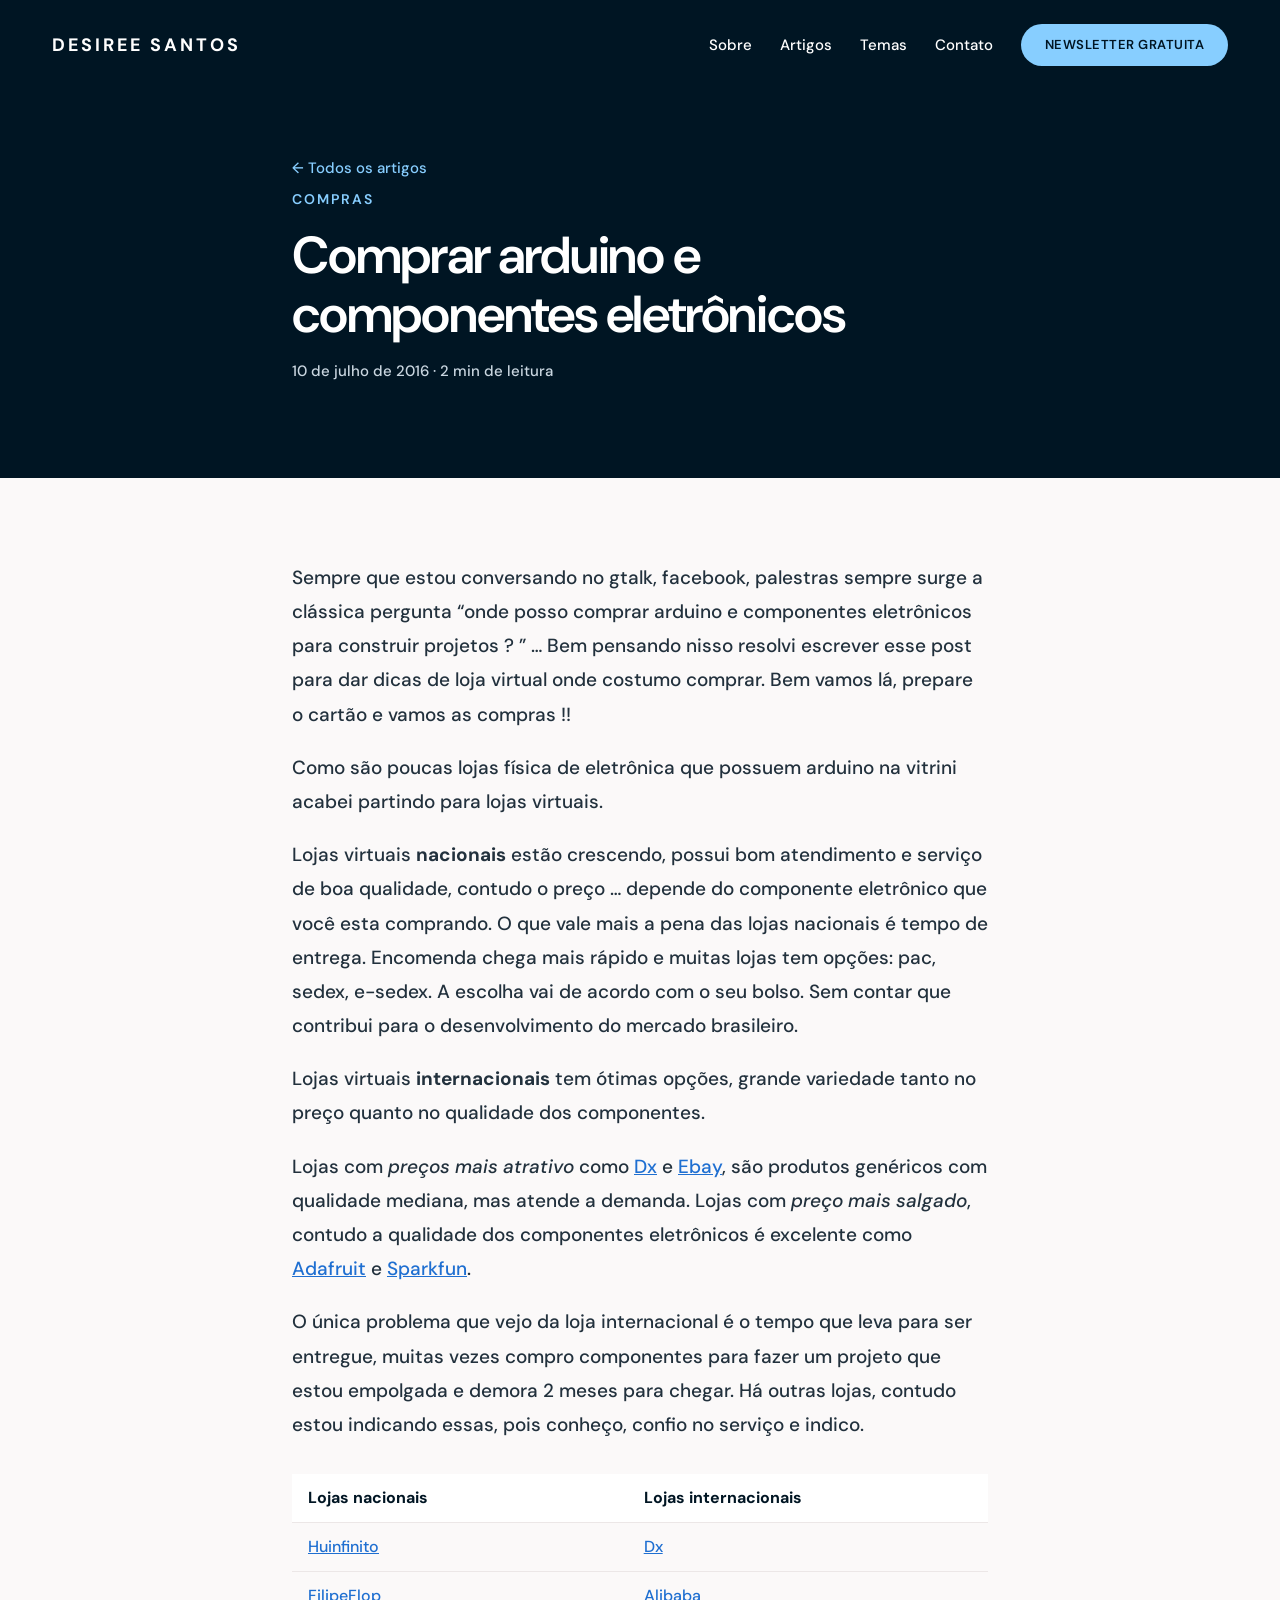
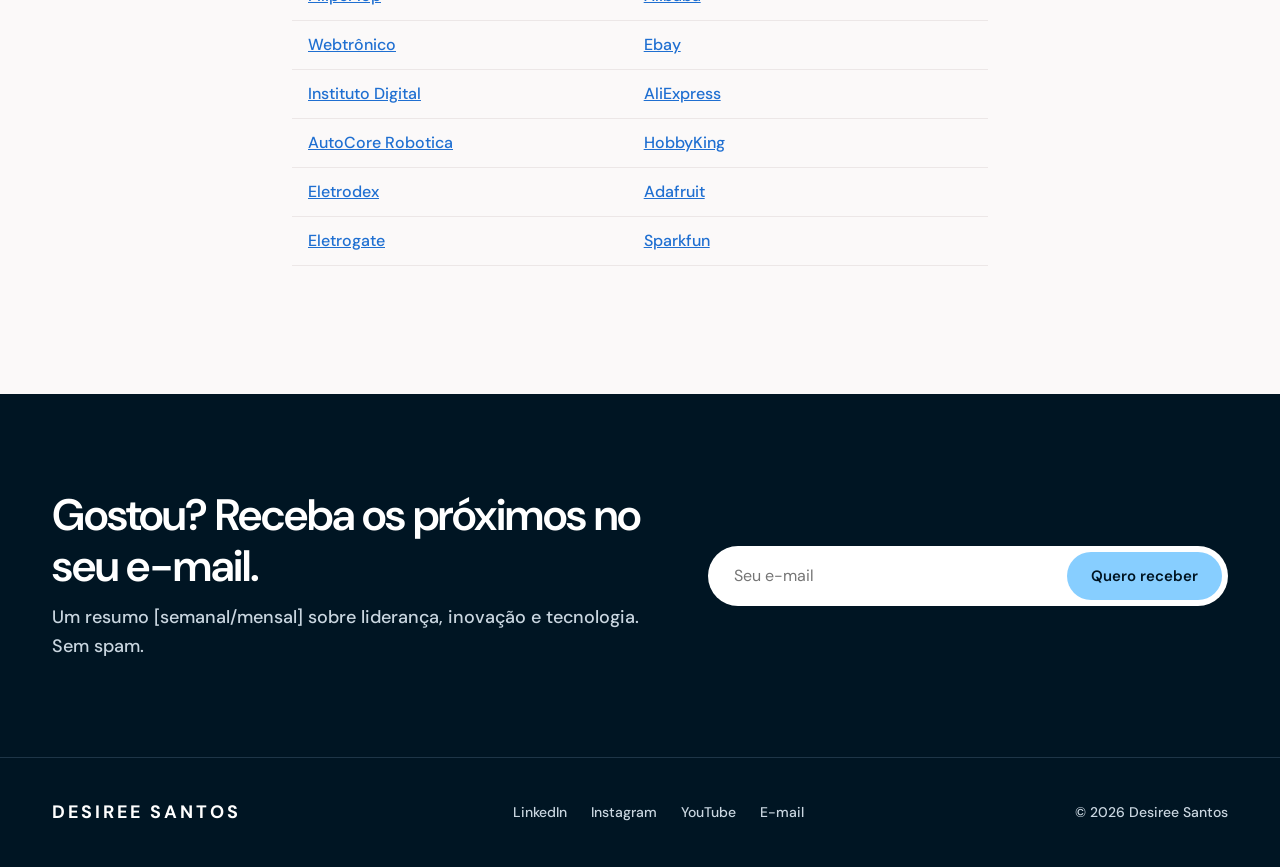
<file: artigos/onde-comprar-arduino-e-componentes-eletronicos.html>
<!doctype html>
<html lang="pt-BR">
<head>
  <meta charset="utf-8">
  <meta name="viewport" content="width=device-width, initial-scale=1">
  <title>Comprar arduino e componentes eletrônicos · Desiree Santos</title>
  <meta name="description" content="Loja virtual nacional e internacional">
  <meta property="og:title" content="Comprar arduino e componentes eletrônicos">
  <meta property="og:description" content="Loja virtual nacional e internacional">
  <meta property="og:image" content="../img/capa-padrao.svg">
  <link rel="preconnect" href="https://fonts.googleapis.com">
  <link rel="preconnect" href="https://fonts.gstatic.com" crossorigin>
  <link href="https://fonts.googleapis.com/css2?family=DM+Sans:opsz,wght@9..40,400;9..40,500;9..40,600;9..40,700&display=swap" rel="stylesheet">
  <link rel="stylesheet" href="../css/style.css">
</head>
<body>

  <header class="header">
    <div class="container">
      <a href="../index.html" class="logo">Desiree Santos</a>
      <nav class="nav" aria-label="Principal">
        <a href="../index.html#sobre">Sobre</a>
        <a href="../artigos.html">Artigos</a>
        <a href="../index.html#pilares">Temas</a>
        <a href="../index.html#contato">Contato</a>
        <a href="#newsletter" class="btn btn-claro">Newsletter gratuita</a>
      </nav>
    </div>
  </header>

  <main>
    <article>
      <header class="artigo-topo">
        <div class="container">
          <a href="../artigos.html" class="voltar">← Todos os artigos</a>
          <div class="eyebrow">Compras</div>
          <h1>Comprar arduino e componentes eletrônicos</h1>
          <p class="meta">10 de julho de 2016 · 2 min de leitura</p>
        </div>
      </header>

      <div class="artigo-corpo">
<p>Sempre que estou conversando no gtalk, facebook, palestras sempre surge a clássica pergunta   “onde posso comprar arduino e componentes eletrônicos para construir projetos ? ” … Bem pensando nisso resolvi escrever esse post para dar dicas de loja virtual onde costumo comprar. Bem vamos lá, prepare o cartão e vamos as compras !!</p>
<p>Como são poucas lojas física de eletrônica que possuem arduino na vitrini acabei partindo para lojas virtuais.</p>
<p>Lojas virtuais <strong>nacionais</strong> estão crescendo, possui bom atendimento e serviço de boa qualidade, contudo o preço … depende do componente eletrônico que você esta comprando. O que vale mais a pena das lojas nacionais é tempo de entrega. Encomenda chega mais rápido e muitas lojas tem opções: pac, sedex, e-sedex. A escolha vai de acordo com o seu bolso.
Sem contar que contribui para o desenvolvimento do mercado brasileiro. </p>
<p>Lojas virtuais <strong>internacionais</strong> tem ótimas opções, grande variedade tanto no preço quanto no qualidade dos componentes. </p>
<p>Lojas com <em>preços mais atrativo</em> como <a href="http://www.dx.com/" target="_blank" rel="noopener">Dx</a> e <a href="http://www.ebay.com" target="_blank" rel="noopener">Ebay</a>, são produtos genéricos com qualidade mediana, mas atende a demanda. 
Lojas com <em>preço mais salgado</em>, contudo a qualidade dos componentes eletrônicos é excelente como <a href="https://www.adafruit.com/" target="_blank" rel="noopener">Adafruit</a> e <a href="https://www.sparkfun.com/" target="_blank" rel="noopener">Sparkfun</a>.</p>
<p>O única problema que vejo da loja internacional é o tempo que leva para ser entregue, muitas vezes compro componentes para fazer um projeto que estou empolgada e demora 2 meses para chegar. 
Há outras lojas, contudo estou indicando essas, pois conheço, confio no serviço e indico.</p>
<div class="tabela"><table>
<thead>
<tr>
<th><strong>Lojas nacionais</strong></th>
<th><strong>Lojas internacionais</strong></th>
</tr>
</thead>
<tbody>
<tr>
<td><a href="http://www.huinfinito.com.br/" target="_blank" rel="noopener">Huinfinito</a></td>
<td><a href="http://www.dx.com/" target="_blank" rel="noopener">Dx</a></td>
</tr>
<tr>
<td><a href="http://www.filipeflop.com/" target="_blank" rel="noopener">FilipeFlop</a></td>
<td><a href="http://www.alibaba.com/‎" target="_blank" rel="noopener">Alibaba</a></td>
</tr>
<tr>
<td><a href="http://www.webtronico.com/" target="_blank" rel="noopener">Webtrônico</a></td>
<td><a href="http://www.ebay.com" target="_blank" rel="noopener">Ebay</a></td>
</tr>
<tr>
<td><a href="http://www.institutodigital.com.br/" target="_blank" rel="noopener">Instituto Digital</a></td>
<td><a href="http://www.aliexpress.com/‎" target="_blank" rel="noopener">AliExpress</a></td>
</tr>
<tr>
<td><a href="http://www.autocorerobotica.com.br/" target="_blank" rel="noopener">AutoCore Robotica</a></td>
<td><a href="http://www.hobbyking.com/" target="_blank" rel="noopener">HobbyKing</a></td>
</tr>
<tr>
<td><a href="http://www.eletrodex.com.br/" target="_blank" rel="noopener">Eletrodex</a></td>
<td><a href="https://www.adafruit.com/" target="_blank" rel="noopener">Adafruit</a></td>
</tr>
<tr>
<td><a href="http://www.eletrogate.com/" target="_blank" rel="noopener">Eletrogate</a></td>
<td><a href="https://www.sparkfun.com/" target="_blank" rel="noopener">Sparkfun</a></td>
</tr>
</tbody>
</table></div>
      </div>
    </article>

    <section class="newsletter" id="newsletter">
      <div class="container">
        <div style="flex: 1 1 460px">
          <h2>Gostou? Receba os próximos no seu e-mail.</h2>
          <p>Um resumo [semanal/mensal] sobre liderança, inovação e tecnologia. Sem spam.</p>
        </div>
        <form class="form-email" name="newsletter" method="POST" data-netlify="true">
          <input type="hidden" name="form-name" value="newsletter">
          <label for="email" class="sr-only">Seu e-mail</label>
          <input id="email" type="email" name="email" placeholder="Seu e-mail" required>
          <button type="submit" class="btn btn-claro">Quero receber</button>
        </form>
      </div>
    </section>
  </main>

  <footer class="footer">
    <div class="container">
      <span class="logo">Desiree Santos</span>
      <nav aria-label="Redes sociais">
        <a href="https://www.linkedin.com/in/[SEU-USUARIO]">LinkedIn</a>
        <a href="https://www.instagram.com/[SEU-USUARIO]">Instagram</a>
        <a href="https://www.youtube.com/@[SEU-USUARIO]">YouTube</a>
        <a href="mailto:[SEU-EMAIL]">E-mail</a>
      </nav>
      <span>© 2026 Desiree Santos</span>
    </div>
  </footer>
</body>
</html>
</file>
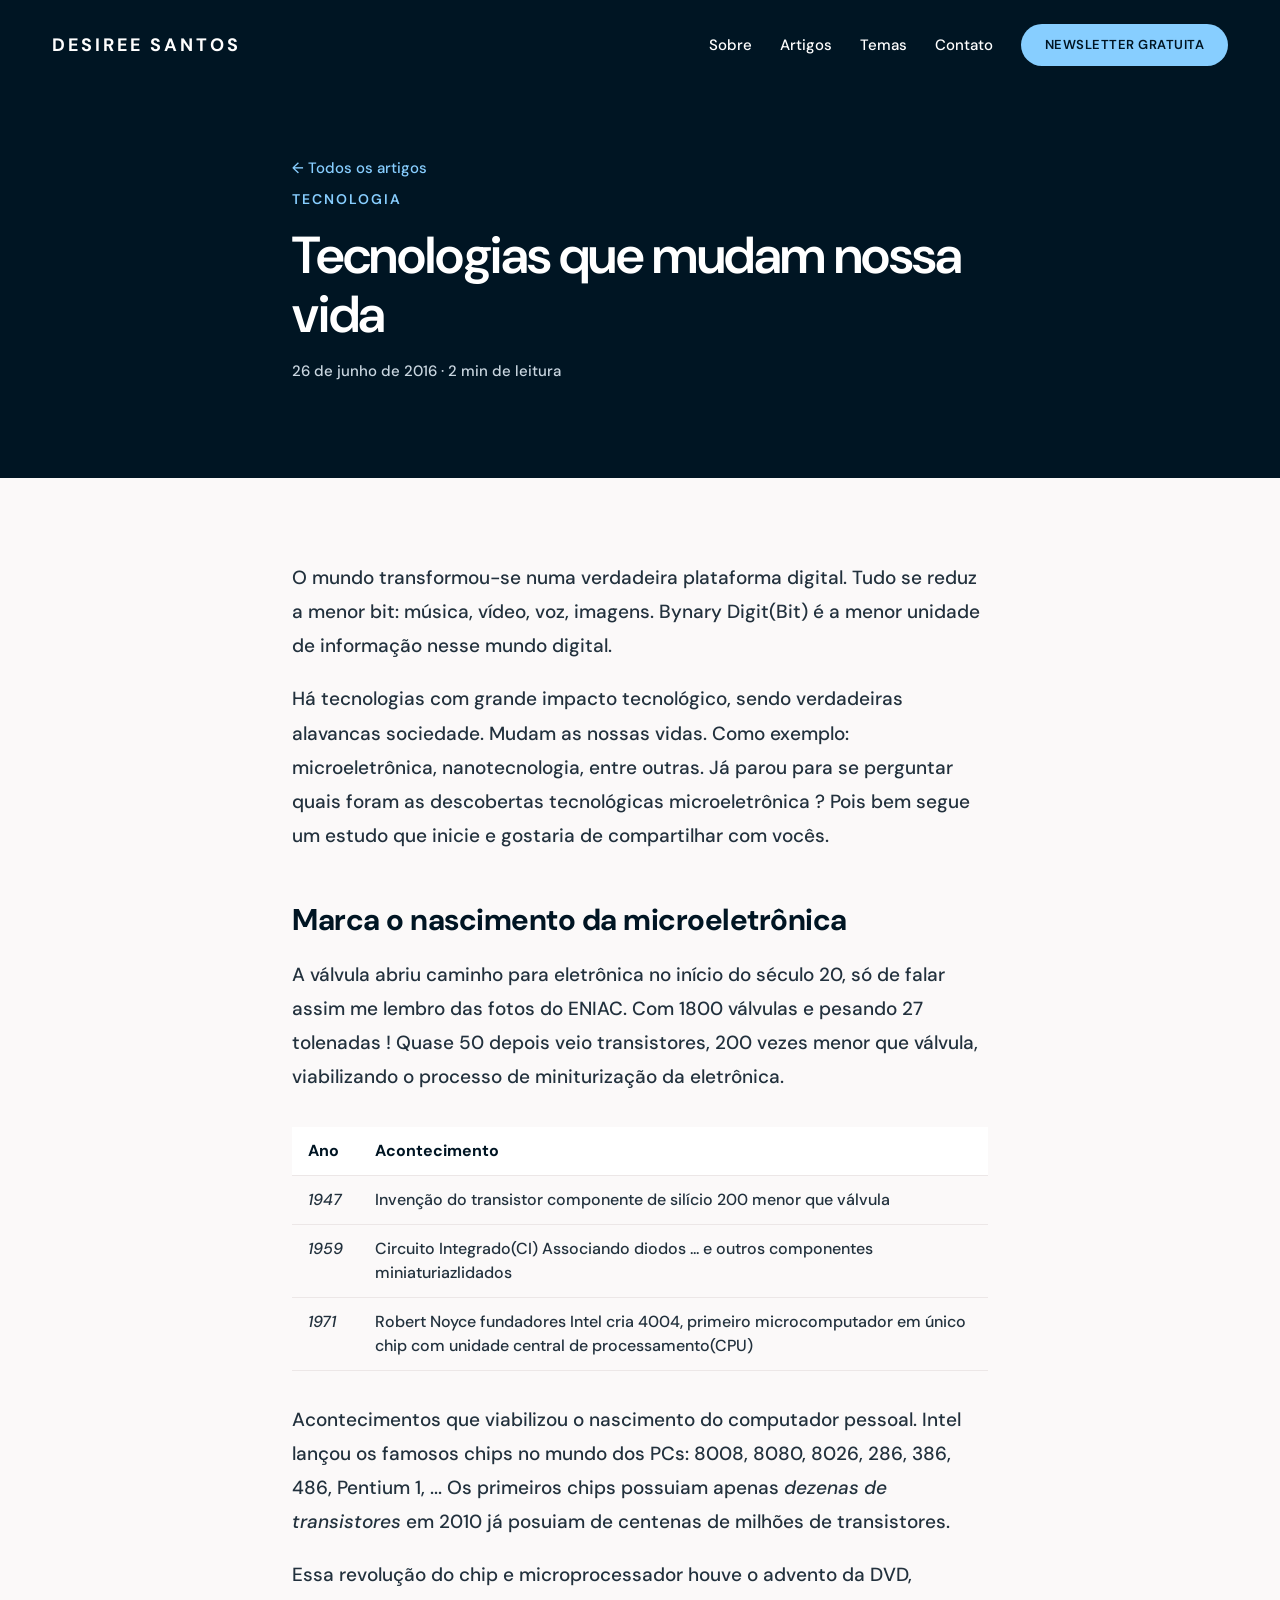
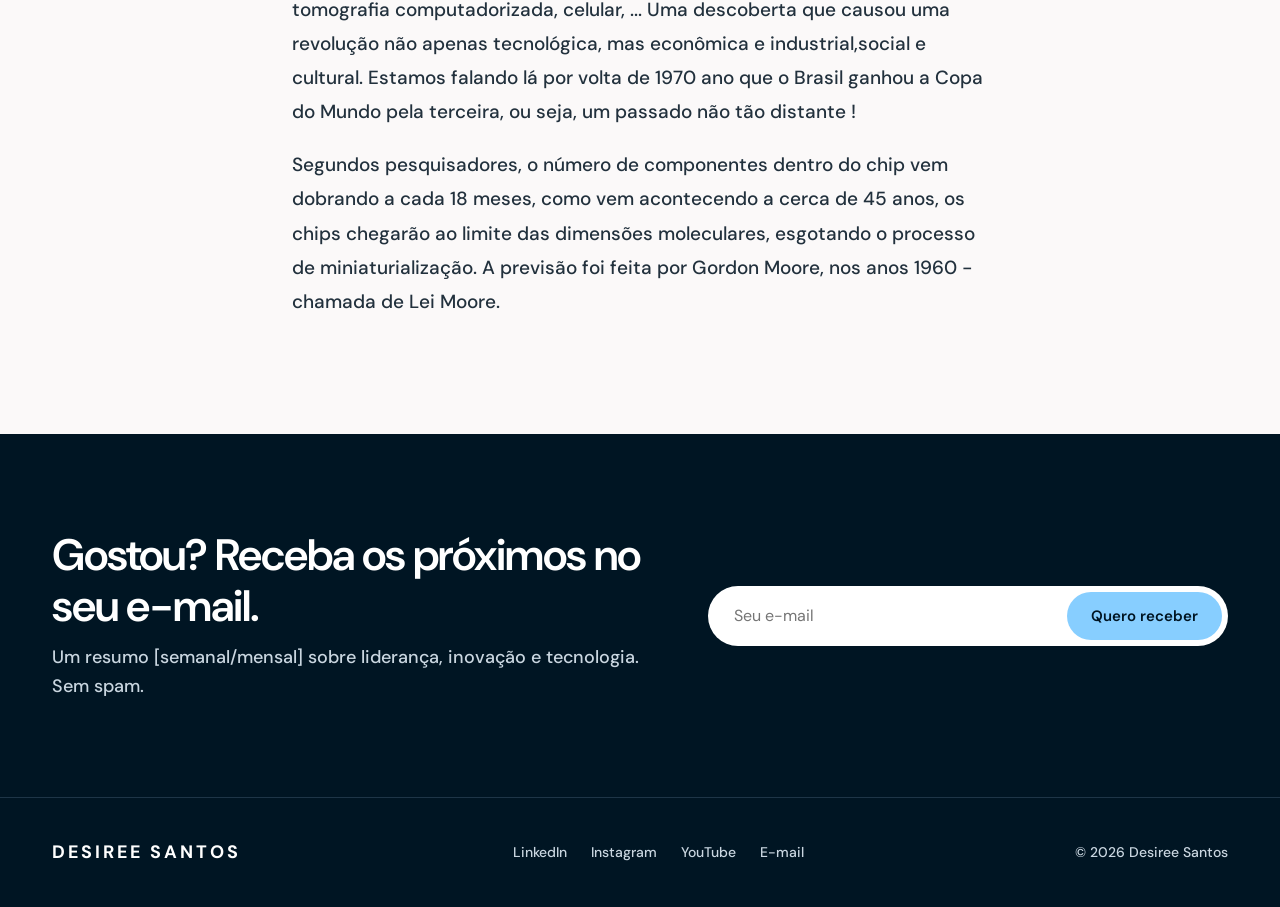
<file: artigos/tecnologias-que-mudam-nossa-vida.html>
<!doctype html>
<html lang="pt-BR">
<head>
  <meta charset="utf-8">
  <meta name="viewport" content="width=device-width, initial-scale=1">
  <title>Tecnologias que mudam nossa vida · Desiree Santos</title>
  <meta name="description" content="Microeletrônica: Da Válvula ao chip">
  <meta property="og:title" content="Tecnologias que mudam nossa vida">
  <meta property="og:description" content="Microeletrônica: Da Válvula ao chip">
  <meta property="og:image" content="../img/capa-padrao.svg">
  <link rel="preconnect" href="https://fonts.googleapis.com">
  <link rel="preconnect" href="https://fonts.gstatic.com" crossorigin>
  <link href="https://fonts.googleapis.com/css2?family=DM+Sans:opsz,wght@9..40,400;9..40,500;9..40,600;9..40,700&display=swap" rel="stylesheet">
  <link rel="stylesheet" href="../css/style.css">
</head>
<body>

  <header class="header">
    <div class="container">
      <a href="../index.html" class="logo">Desiree Santos</a>
      <nav class="nav" aria-label="Principal">
        <a href="../index.html#sobre">Sobre</a>
        <a href="../artigos.html">Artigos</a>
        <a href="../index.html#pilares">Temas</a>
        <a href="../index.html#contato">Contato</a>
        <a href="#newsletter" class="btn btn-claro">Newsletter gratuita</a>
      </nav>
    </div>
  </header>

  <main>
    <article>
      <header class="artigo-topo">
        <div class="container">
          <a href="../artigos.html" class="voltar">← Todos os artigos</a>
          <div class="eyebrow">Tecnologia</div>
          <h1>Tecnologias que mudam nossa vida</h1>
          <p class="meta">26 de junho de 2016 · 2 min de leitura</p>
        </div>
      </header>

      <div class="artigo-corpo">
<p>O mundo transformou-se numa verdadeira plataforma digital. Tudo se reduz a menor bit: música, vídeo, voz, imagens. 
Bynary Digit(Bit) é a menor unidade de informação nesse mundo digital. </p>
<p>Há tecnologias com grande impacto tecnológico, sendo verdadeiras alavancas sociedade. Mudam as nossas vidas. Como exemplo: microeletrônica, nanotecnologia, entre outras. Já parou para se perguntar quais foram as descobertas tecnológicas microeletrônica ? 
Pois bem segue um estudo que inicie e gostaria de compartilhar com vocês.</p>
<h2>Marca o nascimento da microeletrônica</h2>
<p>A válvula abriu caminho para eletrônica no início do século 20, só de falar assim me lembro das fotos do ENIAC. Com 1800 válvulas e pesando 27 tolenadas !
Quase 50 depois veio transistores, 200 vezes menor que válvula, viabilizando o processo de miniturização da eletrônica.</p>
<div class="tabela"><table>
<thead>
<tr>
<th>Ano</th>
<th>Acontecimento</th>
</tr>
</thead>
<tbody>
<tr>
<td><em>1947</em></td>
<td>Invenção do transistor componente de silício 200 menor que válvula</td>
</tr>
<tr>
<td><em>1959</em></td>
<td>Circuito Integrado(CI) Associando diodos ... e outros componentes miniaturiazlidados</td>
</tr>
<tr>
<td><em>1971</em></td>
<td>Robert Noyce fundadores Intel cria 4004, primeiro microcomputador em único chip com unidade central de processamento(CPU)</td>
</tr>
</tbody>
</table></div>
<p>Acontecimentos que viabilizou o nascimento do computador pessoal. Intel lançou os famosos chips no mundo dos PCs: 8008, 8080, 8026, 286, 386, 486, Pentium 1, ...
Os primeiros chips possuiam apenas <em>dezenas de transistores</em> em 2010 já posuiam de centenas de milhões de transistores.</p>
<p>Essa revolução do chip e microprocessador houve o advento da DVD, tomografia computadorizada, celular, ... 
Uma descoberta que causou uma revolução não apenas tecnológica, mas econômica e industrial,social e cultural. Estamos falando lá por volta de 1970 ano que o Brasil ganhou a Copa do Mundo pela terceira, ou seja, um passado não tão distante !</p>
<p>Segundos pesquisadores, o número de componentes dentro do chip vem dobrando a cada 18 meses, como vem acontecendo a cerca de 45 anos, os chips chegarão ao limite das dimensões moleculares, esgotando o processo de miniaturialização. 
A previsão foi feita por Gordon Moore, nos anos 1960 - chamada de Lei Moore.</p>
      </div>
    </article>

    <section class="newsletter" id="newsletter">
      <div class="container">
        <div style="flex: 1 1 460px">
          <h2>Gostou? Receba os próximos no seu e-mail.</h2>
          <p>Um resumo [semanal/mensal] sobre liderança, inovação e tecnologia. Sem spam.</p>
        </div>
        <form class="form-email" name="newsletter" method="POST" data-netlify="true">
          <input type="hidden" name="form-name" value="newsletter">
          <label for="email" class="sr-only">Seu e-mail</label>
          <input id="email" type="email" name="email" placeholder="Seu e-mail" required>
          <button type="submit" class="btn btn-claro">Quero receber</button>
        </form>
      </div>
    </section>
  </main>

  <footer class="footer">
    <div class="container">
      <span class="logo">Desiree Santos</span>
      <nav aria-label="Redes sociais">
        <a href="https://www.linkedin.com/in/[SEU-USUARIO]">LinkedIn</a>
        <a href="https://www.instagram.com/[SEU-USUARIO]">Instagram</a>
        <a href="https://www.youtube.com/@[SEU-USUARIO]">YouTube</a>
        <a href="mailto:[SEU-EMAIL]">E-mail</a>
      </nav>
      <span>© 2026 Desiree Santos</span>
    </div>
  </footer>
</body>
</html>
</file>
<file: css/style.css>
/* ==========================================================
   Cores e fontes do site — mude aqui para alterar tudo
   ========================================================== */
:root {
  --marinho: #001523;     /* fundo escuro (topo, newsletter, rodapé) */
  --azul: #1F6FD1;        /* azul de autoridade (destaques nos títulos) */
  --azul-claro: #87CEFF;  /* botões sobre fundo escuro */
  --fundo: #FBF9F9;       /* fundo claro principal */
  --branco: #FFFFFF;
  --texto: #001523;
  --texto-suave: #4A5A67;
  --linha: #ECE7E7;
  --largura: 1240px;
  --fonte: 'DM Sans', system-ui, sans-serif;
}

* { box-sizing: border-box; }
html { scroll-behavior: smooth; }
body {
  margin: 0;
  background: var(--fundo);
  color: var(--texto);
  font-family: var(--fonte);
  font-weight: 500;
  font-size: 17px;
  line-height: 1.6;
  -webkit-font-smoothing: antialiased;
}
img { max-width: 100%; display: block; }
a { color: inherit; text-decoration: none; }
a:hover { color: var(--azul); }
.container { max-width: var(--largura); margin: 0 auto; padding: 0 32px; }
.sr-only { position: absolute; width: 1px; height: 1px; overflow: hidden; clip: rect(0 0 0 0); white-space: nowrap; }

/* ---------- Cabeçalho ---------- */
.header { background: var(--marinho); color: var(--branco); }
.header .container { display: flex; flex-wrap: wrap; align-items: center; justify-content: space-between; gap: 16px; padding-top: 24px; padding-bottom: 24px; }
.logo { font-weight: 700; font-size: 18px; letter-spacing: 3px; text-transform: uppercase; color: var(--branco); }
.logo:hover { color: var(--azul-claro); }
.nav { display: flex; flex-wrap: wrap; align-items: center; gap: 28px; font-size: 15px; }
.nav a { color: var(--branco); }
.nav a:hover { color: var(--azul-claro); }

/* ---------- Botões ---------- */
.btn { display: inline-flex; align-items: center; justify-content: center; min-height: 48px; padding: 0 24px; border-radius: 999px; font-weight: 600; font-size: 15px; font-family: var(--fonte); border: 0; cursor: pointer; transition: transform .15s ease, background .15s ease; }
.btn:hover { transform: translateY(-1px); }
.btn-claro { background: var(--azul-claro); color: var(--marinho); }
.btn-claro:hover { color: var(--marinho); background: #a6dbff; }
.btn-contorno { border: 1px solid var(--marinho); color: var(--marinho); background: transparent; }
.btn-contorno:hover { background: var(--marinho); color: var(--branco); }
.nav .btn { min-height: 42px; font-size: 13px; letter-spacing: .5px; text-transform: uppercase; color: var(--marinho); }

/* ---------- Hero ---------- */
.hero { background: var(--marinho); color: var(--branco); overflow: hidden; }
.hero .container { display: flex; flex-wrap: wrap; align-items: flex-end; gap: 56px; padding-top: 24px; }
.hero-foto { flex: 1 1 380px; max-width: 520px; }
.hero-foto img { width: 100%; aspect-ratio: 4 / 5; object-fit: cover; object-position: top; border-radius: 24px 24px 0 0; }
.hero-texto { flex: 999 1 460px; min-width: 0; padding-bottom: 80px; display: flex; flex-direction: column; gap: 28px; }
.eyebrow { font-size: 14px; letter-spacing: 2px; text-transform: uppercase; font-weight: 600; color: var(--azul-claro); }
.hero h1 { margin: 0; font-weight: 600; font-size: clamp(38px, 5vw, 58px); line-height: 1.1; letter-spacing: -1.5px; }
.hero p { margin: 0; font-size: 19px; color: #C9D6E0; max-width: 540px; }

/* ---------- Formulário de e-mail ---------- */
.form-email { display: flex; flex-wrap: wrap; gap: 8px; background: var(--branco); border-radius: 999px; padding: 6px; max-width: 520px; }
.form-email input { flex: 1 1 200px; min-height: 48px; padding: 0 20px; border: 0; border-radius: 999px; font-size: 16px; font-family: var(--fonte); color: var(--texto); background: transparent; }
.form-email input:focus { outline: 2px solid var(--azul); }

/* ---------- Faixa de prova social ---------- */
.prova { background: var(--branco); border-bottom: 1px solid var(--linha); }
.prova .container { display: flex; flex-wrap: wrap; align-items: center; justify-content: space-between; gap: 24px; padding-top: 36px; padding-bottom: 36px; font-weight: 600; color: #5B6B78; }
.prova strong { color: var(--texto); }

/* ---------- Seções ---------- */
.secao { padding: 112px 0; }
.secao-branca { background: var(--branco); }
.secao-topo { display: flex; flex-wrap: wrap; align-items: flex-end; justify-content: space-between; gap: 16px; margin-bottom: 48px; }
.titulo { margin: 0; font-weight: 600; font-size: clamp(36px, 4.5vw, 56px); line-height: 1.05; letter-spacing: -1.5px; }
.titulo .destaque { display: block; color: var(--azul); }

/* ---------- Cards de artigos ---------- */
.grade-posts { display: flex; flex-wrap: wrap; gap: 32px; }
.card-post { flex: 1 1 320px; min-width: 0; display: flex; flex-direction: column; gap: 20px; }
.card-post img, .card-post .img-vazia { width: 100%; aspect-ratio: 16 / 10; object-fit: cover; border-radius: 16px; background: var(--linha); }
.card-post .meta { font-size: 14px; color: #5B6B78; }
.card-post h3 { margin: 6px 0 8px; font-weight: 600; font-size: 24px; line-height: 1.3; letter-spacing: -.3px; }
.card-post:hover h3 { color: var(--azul); }
.card-post .mais { font-size: 15px; font-weight: 600; color: var(--azul); }

/* ---------- Pilares ---------- */
.grade-pilares { display: flex; flex-wrap: wrap; gap: 20px; }
.pilar { flex: 1 1 260px; background: var(--branco); border-radius: 20px; padding: 32px; }
.pilar h3 { margin: 0 0 10px; font-size: 24px; font-weight: 600; }
.pilar p { margin: 0; color: var(--texto-suave); }

/* ---------- Sobre ---------- */
.sobre { display: flex; flex-wrap: wrap; gap: 72px; align-items: center; }
.sobre-foto { flex: 1 1 320px; max-width: 440px; }
.sobre-foto img { width: 100%; aspect-ratio: 1 / 1; object-fit: cover; border-radius: 50%; }
.sobre-texto { flex: 999 1 480px; min-width: 0; display: flex; flex-direction: column; gap: 24px; align-items: flex-start; }
.sobre-texto p { margin: 0; font-size: 19px; line-height: 1.7; color: #22313D; }
.numeros { display: flex; flex-wrap: wrap; gap: 48px; }
.numeros strong { display: block; font-size: 40px; font-weight: 700; line-height: 1.1; }
.numeros span { color: var(--texto-suave); font-size: 15px; }

/* ---------- Newsletter + rodapé ---------- */
.newsletter { background: var(--marinho); color: var(--branco); }
.newsletter .container { display: flex; flex-wrap: wrap; align-items: center; justify-content: space-between; gap: 40px; padding-top: 96px; padding-bottom: 96px; }
.newsletter h2 { margin: 0 0 12px; font-weight: 600; font-size: clamp(30px, 3.5vw, 44px); letter-spacing: -1px; line-height: 1.15; }
.newsletter p { margin: 0; font-size: 18px; color: #C9D6E0; }
.newsletter .form-email { flex: 1 1 400px; }
.footer { background: var(--marinho); color: #C9D6E0; border-top: 1px solid #1E3547; font-size: 14px; }
.footer .container { display: flex; flex-wrap: wrap; align-items: center; justify-content: space-between; gap: 20px; padding-top: 40px; padding-bottom: 40px; }
.footer nav { display: flex; flex-wrap: wrap; gap: 24px; }
.footer a:hover { color: var(--azul-claro); }

/* ---------- Página de artigo ---------- */
.artigo-topo { background: var(--marinho); color: var(--branco); padding: 64px 0 80px; }
.artigo-topo .container, .artigo-corpo { max-width: 760px; }
.artigo-topo h1 { margin: 16px 0; font-weight: 600; font-size: clamp(34px, 4.5vw, 52px); line-height: 1.12; letter-spacing: -1.2px; }
.artigo-topo .meta { color: #C9D6E0; font-size: 15px; }
.artigo-capa { max-width: 960px; margin: -40px auto 0; padding: 0 32px; }
.artigo-capa img { width: 100%; border-radius: 20px; }
.artigo-corpo { margin: 0 auto; padding: 64px 32px 96px; font-size: 19px; line-height: 1.8; color: #22313D; }
.artigo-corpo h2 { font-size: 30px; line-height: 1.25; color: var(--texto); margin: 48px 0 16px; letter-spacing: -.5px; }
.artigo-corpo blockquote { margin: 32px 0; padding: 4px 0 4px 24px; border-left: 3px solid var(--azul); font-size: 22px; color: var(--texto); }
.artigo-corpo a { color: var(--azul); text-decoration: underline; }
.artigo-corpo img { margin: 24px auto; border-radius: 12px; }
.artigo-corpo .tabela { overflow-x: auto; margin: 32px 0; }
.artigo-corpo table { width: 100%; border-collapse: collapse; font-size: 16px; line-height: 1.5; }
.artigo-corpo th, .artigo-corpo td { text-align: left; padding: 12px 16px; border-bottom: 1px solid var(--linha); vertical-align: top; }
.artigo-corpo th { color: var(--texto); background: var(--branco); }
.voltar {display: inline-block; margin-bottom: 8px; color: var(--azul-claro); font-size: 15px; }

@media (max-width: 640px) {
  .container { padding: 0 16px; }
  .secao { padding: 72px 0; }
  .nav { gap: 18px; }
  .hero-texto { padding-bottom: 48px; }
  .artigo-corpo { padding: 48px 16px 72px; }
  .artigo-capa { padding: 0 16px; }
}
</file>
